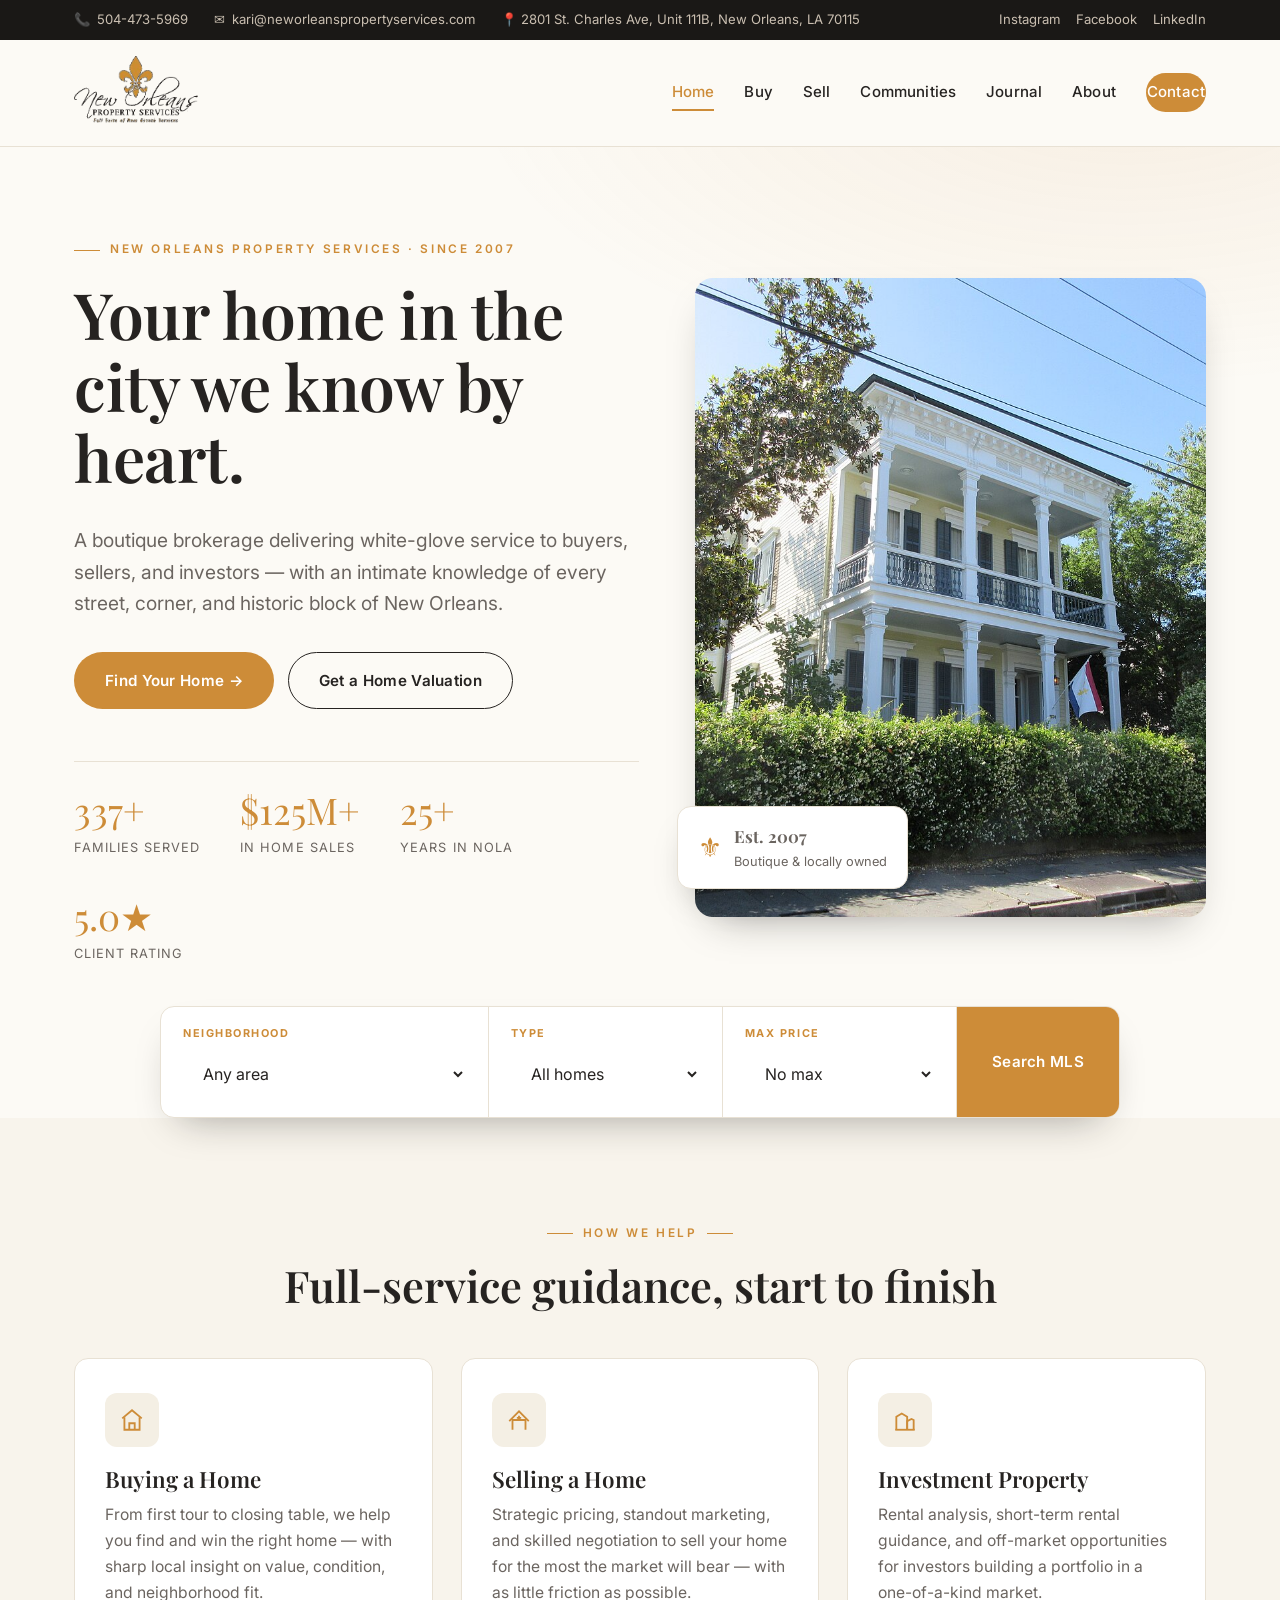
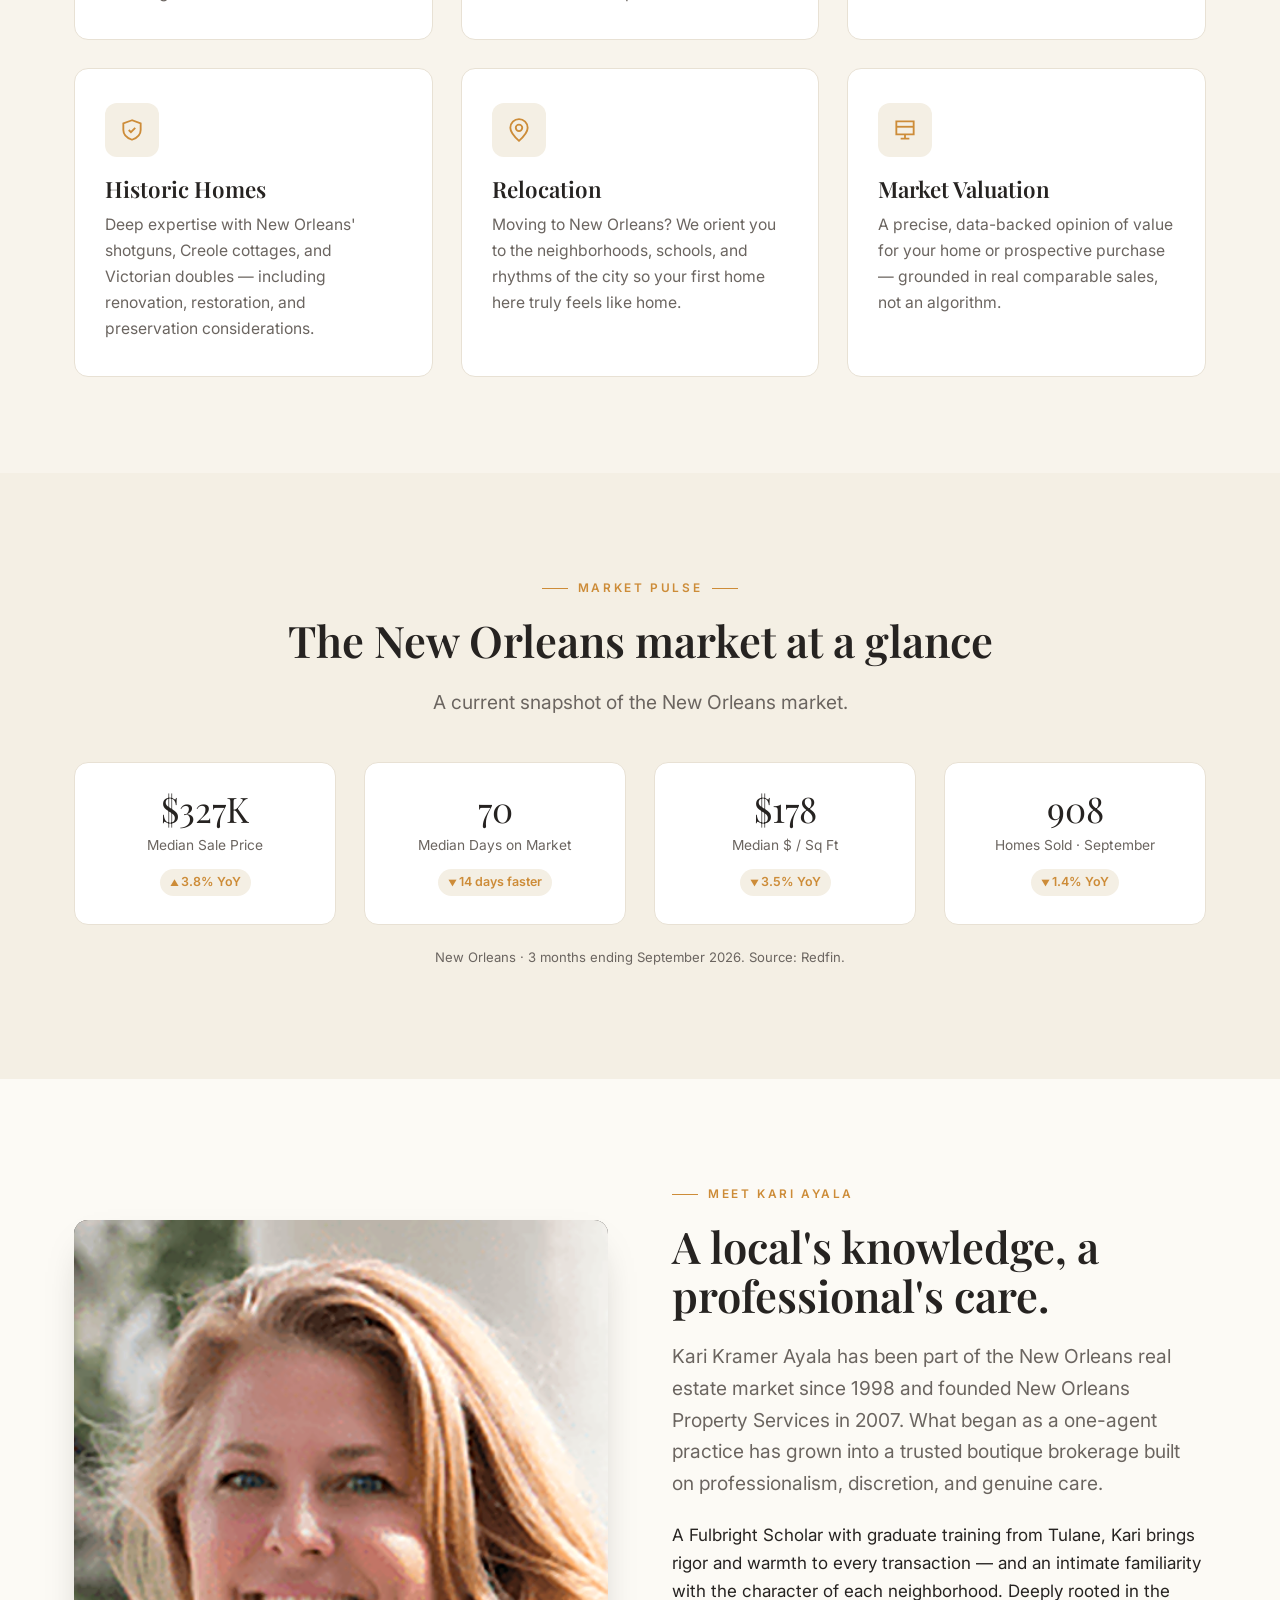
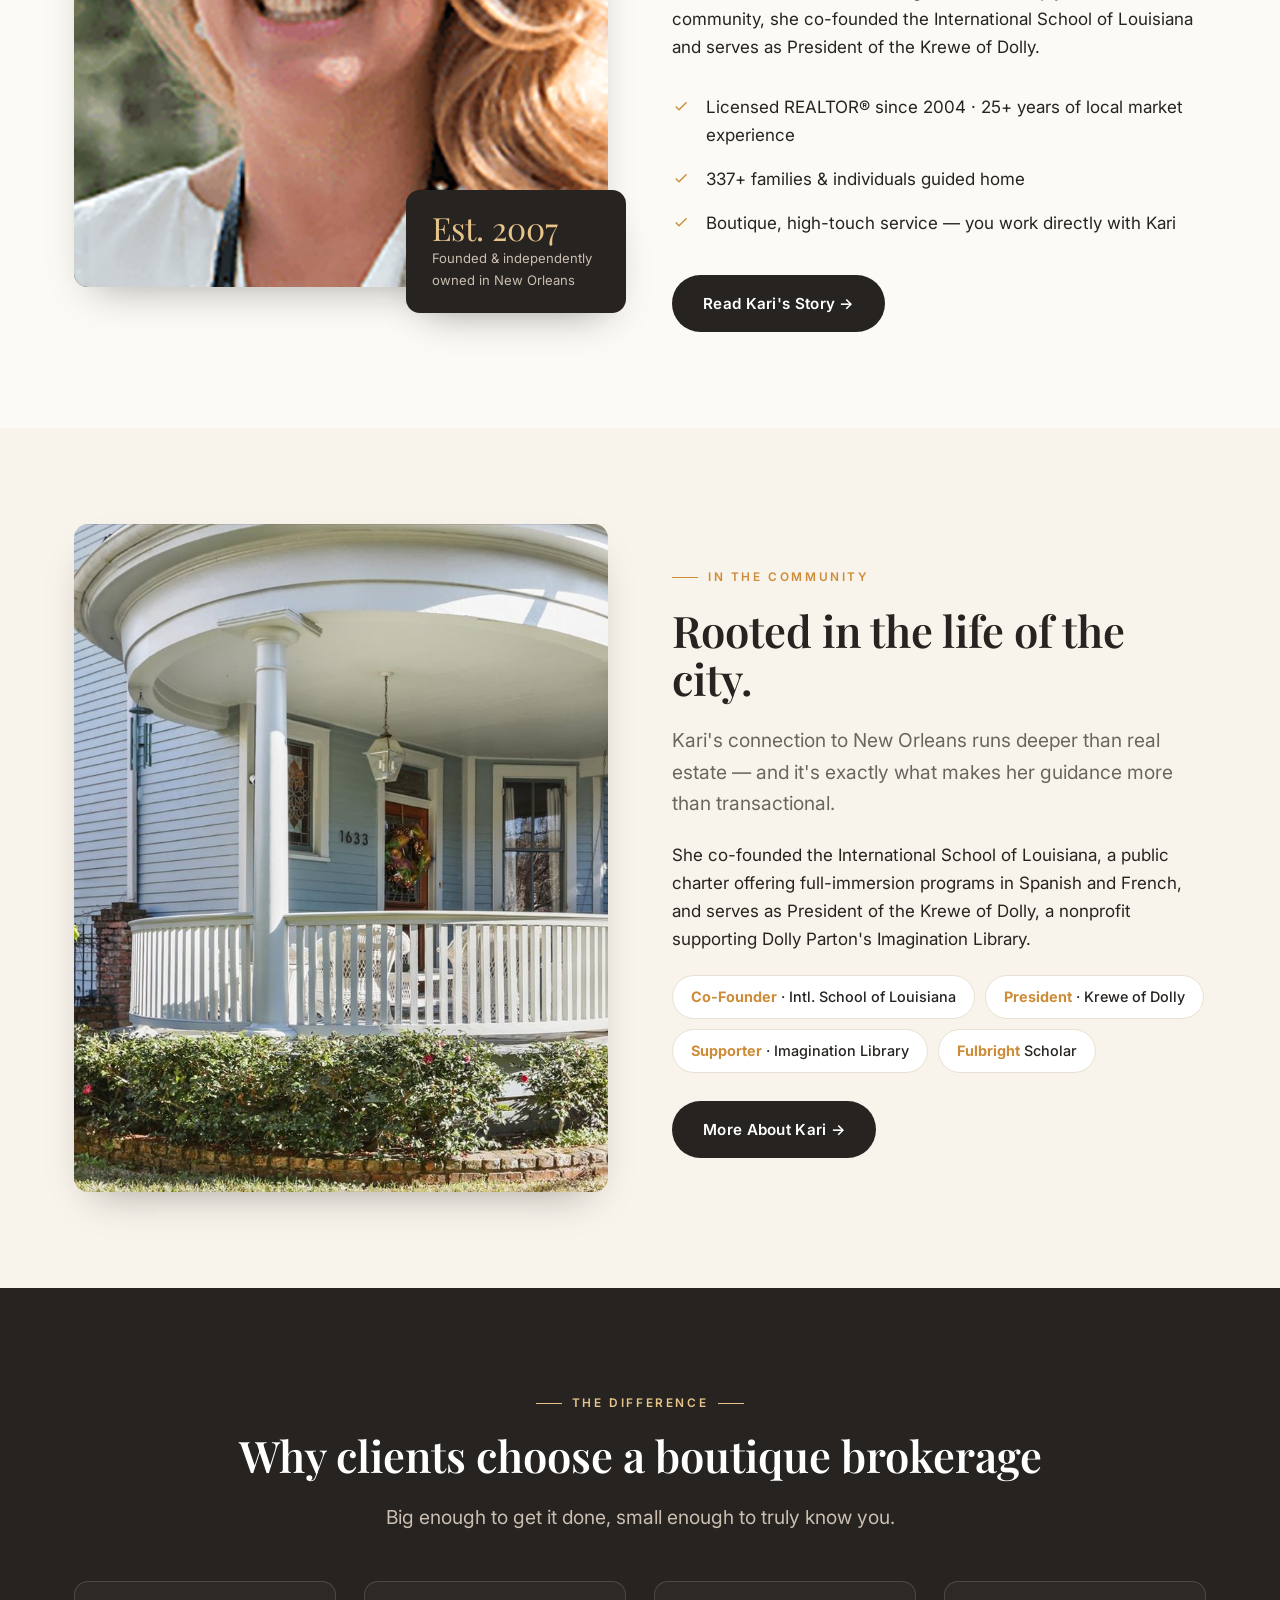
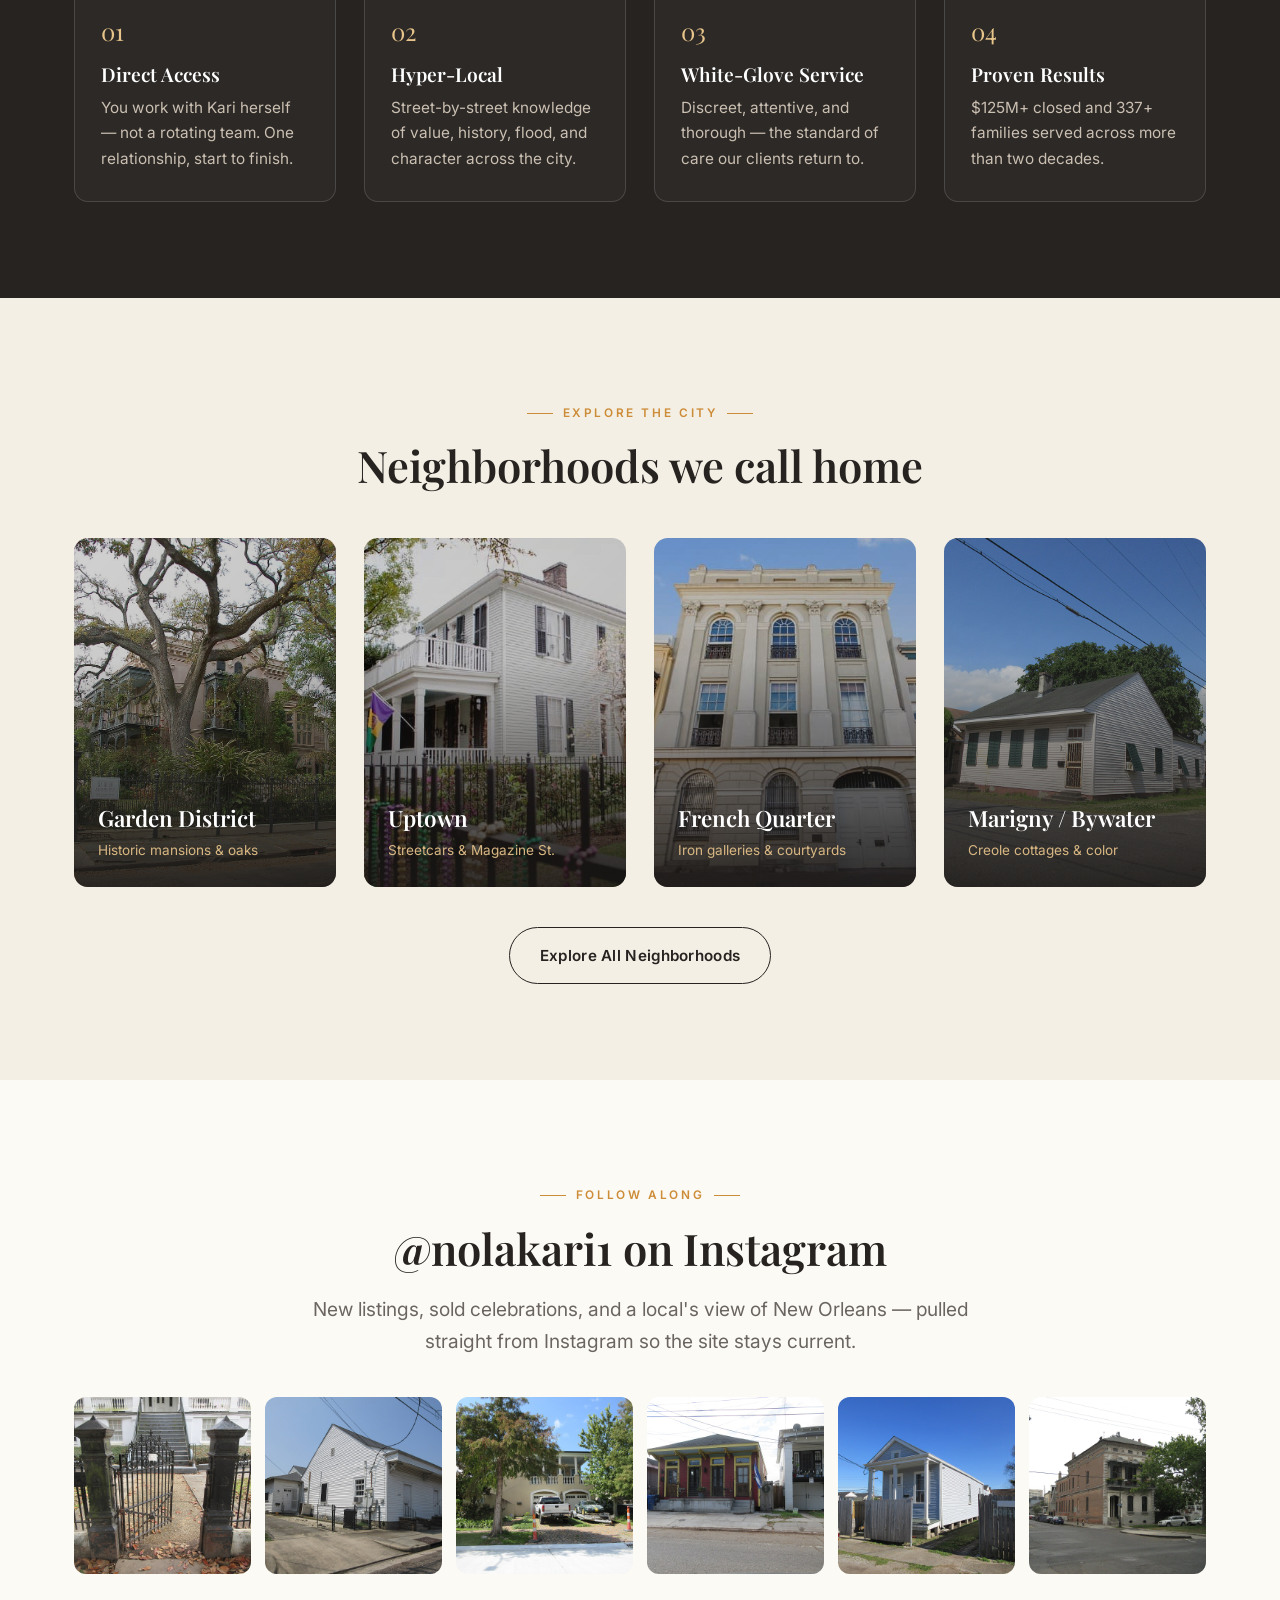
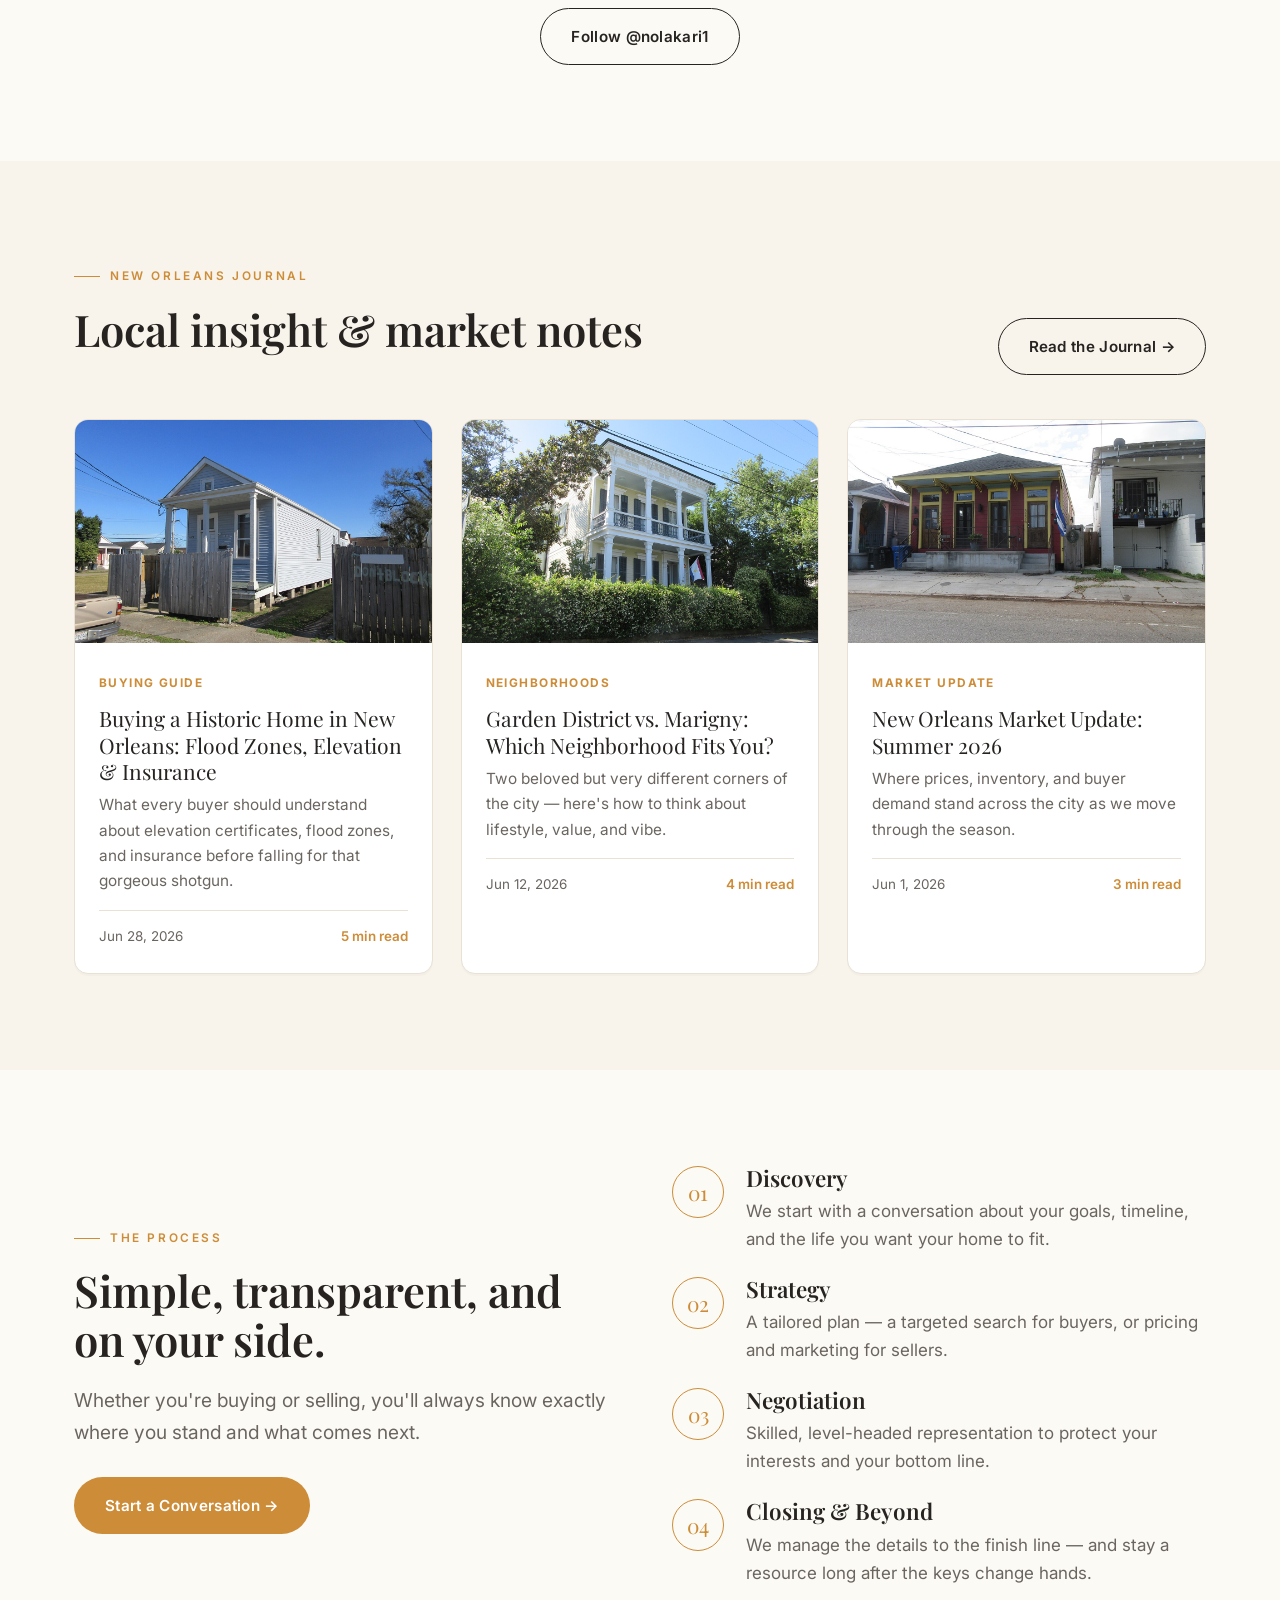
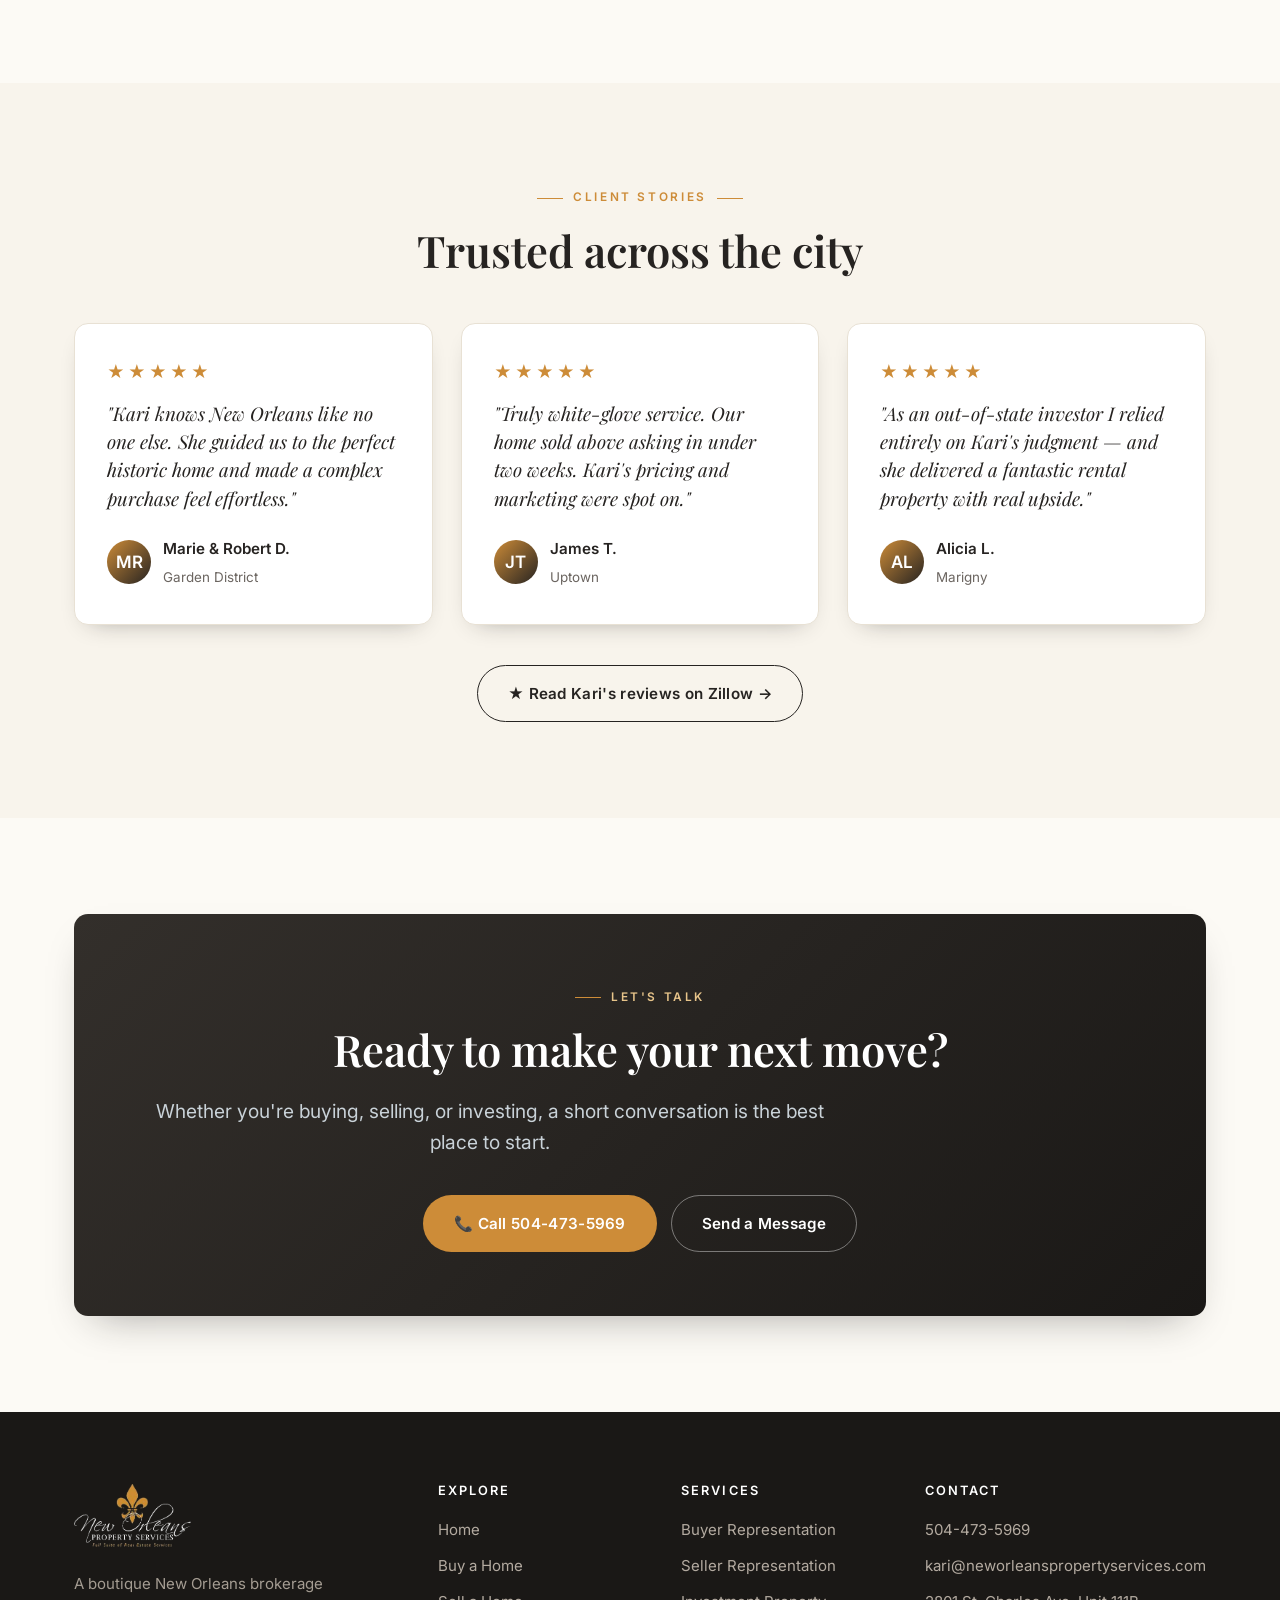
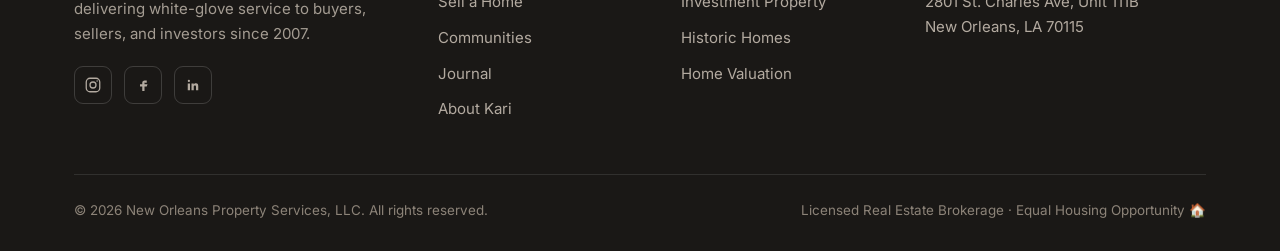
<file: index.html>
<!DOCTYPE html>
<html lang="en">
<head>
<meta charset="UTF-8">
<meta name="viewport" content="width=device-width, initial-scale=1">
<title>New Orleans Property Services | Boutique Real Estate — Kari Ayala</title>
<meta name="description" content="Boutique New Orleans real estate brokerage founded in 2007 by Kari Ayala. White-glove service for buyers, sellers & investors — historic homes and local expertise. Call 504-473-5969.">
<link rel="preconnect" href="https://fonts.googleapis.com">
<link rel="preconnect" href="https://fonts.gstatic.com" crossorigin>
<link href="https://fonts.googleapis.com/css2?family=Playfair+Display:wght@500;600;700&family=Inter:wght@400;500;600;700&display=swap" rel="stylesheet">
<link rel="icon" href="assets/logo.png">
<link rel="stylesheet" href="css/styles.css?v=4">
</head>
<body>

<!-- ===== Top bar ===== -->
<div class="topbar">
  <div class="container">
    <div class="topbar__left">
      <span>📞 <a href="tel:5044735969">504-473-5969</a></span>
      <span>✉ <a href="mailto:kari@neworleanspropertyservices.com">kari@neworleanspropertyservices.com</a></span>
      <span>📍 2801 St. Charles Ave, Unit 111B, New Orleans, LA 70115</span>
    </div>
    <div class="topbar__social"><a href="https://www.instagram.com/nolakari1/" target="_blank" rel="noopener">Instagram</a><a href="https://www.facebook.com/neworleanspropertyservices" target="_blank" rel="noopener">Facebook</a><a href="https://www.linkedin.com/in/kari-ayala-2705446/" target="_blank" rel="noopener">LinkedIn</a></div>
  </div>
</div>

<!-- ===== Header ===== -->
<header class="site-header">
  <div class="container">
    <a class="brand" href="index.html"><img class="brand__logo" src="assets/logo-dark.png" alt="New Orleans Property Services"></a>
    <nav class="nav" id="nav">
      <a href="index.html" class="active">Home</a>
      <a href="buyers.html">Buy</a>
      <a href="sellers.html">Sell</a>
      <a href="communities.html">Communities</a>
      <a href="blog.html">Journal</a>
      <a href="about.html">About</a>
      <a href="contact.html" class="btn btn--gold" style="color:#fff">Contact</a>
    </nav>
    <button class="nav-toggle" aria-label="Menu"><span></span><span></span><span></span></button>
  </div>
</header>

<!-- ===== Hero ===== -->
<section class="hero">
  <div class="container hero__grid">
    <div class="hero__text reveal">
      <p class="eyebrow">New Orleans Property Services · Since 2007</p>
      <h1>Your home in the city we know by heart.</h1>
      <p class="lead">A boutique brokerage delivering white-glove service to buyers, sellers, and investors — with an intimate knowledge of every street, corner, and historic block of New Orleans.</p>
      <div class="hero__actions">
        <a href="buyers.html" class="btn btn--gold">Find Your Home →</a>
        <a href="sellers.html" class="btn btn--ghost">Get a Home Valuation</a>
      </div>
      <div class="hero__stats">
        <div class="stat"><div class="stat__num">337+</div><div class="stat__label">Families Served</div></div>
        <div class="stat"><div class="stat__num">$125M+</div><div class="stat__label">In Home Sales</div></div>
        <div class="stat"><div class="stat__num">25+</div><div class="stat__label">Years in NOLA</div></div>
        <div class="stat"><div class="stat__num">5.0★</div><div class="stat__label">Client Rating</div></div>
      </div>
    </div>
    <div class="hero__media reveal">
      <img src="assets/nola/gd-mansion.jpg">
      <div class="hero__media-badge"><span class="fleur">⚜</span><span><b>Est. 2007</b><span>Boutique &amp; locally owned</span></span></div>
    </div>
  </div>
</section>

<!-- ===== Search bar (maps to IDX search) ===== -->
<div class="container">
  <form class="searchbar" data-demo>
    <div class="field">
      <label>Neighborhood</label>
      <select><option>Any area</option><option>Garden District</option><option>Uptown</option><option>French Quarter</option><option>Marigny / Bywater</option><option>Lakeview</option><option>Mid-City</option></select>
    </div>
    <div class="field">
      <label>Type</label>
      <select><option>All homes</option><option>Single-family</option><option>Historic / Creole</option><option>Condo</option><option>Multi-family</option><option>Investment</option></select>
    </div>
    <div class="field">
      <label>Max Price</label>
      <select><option>No max</option><option>$400k</option><option>$600k</option><option>$800k</option><option>$1M+</option></select>
    </div>
    <button class="btn btn--gold" type="submit">Search MLS</button>
  </form>
</div>


<!-- ===== Services ===== -->
<section class="section tone-cream">
  <div class="container">
    <div class="center reveal">
      <p class="eyebrow">How We Help</p>
      <h2>Full-service guidance, start to finish</h2>
    </div>
    <div class="grid grid--3 reveal" style="margin-top:48px">
      <div class="service">
        <div class="service__icon"><svg viewBox="0 0 24 24" fill="none" stroke="currentColor" stroke-width="1.7"><path d="M3 10.5 12 3l9 7.5"/><path d="M5 9.5V21h14V9.5"/><path d="M9.5 21v-6h5v6"/></svg></div>
        <h3>Buying a Home</h3>
        <p>From first tour to closing table, we help you find and win the right home — with sharp local insight on value, condition, and neighborhood fit.</p>
      </div>
      <div class="service">
        <div class="service__icon"><svg viewBox="0 0 24 24" fill="none" stroke="currentColor" stroke-width="1.7"><path d="M3 13 12 4l9 9"/><path d="M6 21V12h12v9"/><path d="M12 8v4M10 10h4"/></svg></div>
        <h3>Selling a Home</h3>
        <p>Strategic pricing, standout marketing, and skilled negotiation to sell your home for the most the market will bear — with as little friction as possible.</p>
      </div>
      <div class="service">
        <div class="service__icon"><svg viewBox="0 0 24 24" fill="none" stroke="currentColor" stroke-width="1.7"><path d="M3 21h18"/><path d="M4 21V9l5-3 5 3v12"/><path d="M14 21V13l4-2 2 1v9"/></svg></div>
        <h3>Investment Property</h3>
        <p>Rental analysis, short-term rental guidance, and off-market opportunities for investors building a portfolio in a one-of-a-kind market.</p>
      </div>
      <div class="service">
        <div class="service__icon"><svg viewBox="0 0 24 24" fill="none" stroke="currentColor" stroke-width="1.7"><path d="M12 3 4 6v6c0 5 3.5 7.5 8 9 4.5-1.5 8-4 8-9V6z"/><path d="m9 12 2 2 4-4"/></svg></div>
        <h3>Historic Homes</h3>
        <p>Deep expertise with New Orleans' shotguns, Creole cottages, and Victorian doubles — including renovation, restoration, and preservation considerations.</p>
      </div>
      <div class="service">
        <div class="service__icon"><svg viewBox="0 0 24 24" fill="none" stroke="currentColor" stroke-width="1.7"><circle cx="12" cy="10" r="3"/><path d="M12 2a8 8 0 0 0-8 8c0 5 8 12 8 12s8-7 8-12a8 8 0 0 0-8-8Z"/></svg></div>
        <h3>Relocation</h3>
        <p>Moving to New Orleans? We orient you to the neighborhoods, schools, and rhythms of the city so your first home here truly feels like home.</p>
      </div>
      <div class="service">
        <div class="service__icon"><svg viewBox="0 0 24 24" fill="none" stroke="currentColor" stroke-width="1.7"><path d="M4 4h16v12H4z"/><path d="M4 9h16"/><path d="M8 20h8M12 16v4"/></svg></div>
        <h3>Market Valuation</h3>
        <p>A precise, data-backed opinion of value for your home or prospective purchase — grounded in real comparable sales, not an algorithm.</p>
      </div>
    </div>
  </div>
</section>

<!-- ===== Market pulse ===== -->
<section class="section tone-paper2">
  <div class="container">
    <div class="center reveal">
      <p class="eyebrow">Market Pulse</p>
      <h2>The New Orleans market at a glance</h2>
      <p class="lead center">A current snapshot of the New Orleans market.</p>
    </div>
    <div class="grid grid--4 reveal" style="margin-top:44px">
      <div class="mstat"><div class="n">$327K</div><div class="l">Median Sale Price</div><div class="d up">3.8% YoY</div></div>
      <div class="mstat"><div class="n">70</div><div class="l">Median Days on Market</div><div class="d dn">14 days faster</div></div>
      <div class="mstat"><div class="n">$178</div><div class="l">Median $ / Sq Ft</div><div class="d dn">3.5% YoY</div></div>
      <div class="mstat"><div class="n">908</div><div class="l">Homes Sold &middot; September</div><div class="d dn">1.4% YoY</div></div>
    </div>
    <p class="center" style="color:var(--muted);font-size:.82rem;margin-top:22px">New Orleans &middot; 3 months ending September 2026. Source: <a href="https://www.redfin.com/city/14233/LA/New-Orleans/housing-market" target="_blank" rel="noopener">Redfin</a>.</p>
  </div>
</section>

<!-- ===== About split ===== -->
<section class="section">
  <div class="container">
    <div class="split">
      <div class="split__media reveal">
        <img src="assets/kari.png" alt="Kari Ayala, founder of New Orleans Property Services">
        <div class="split__badge"><div class="num">Est. 2007</div><div class="lbl">Founded &amp; independently owned in New Orleans</div></div>
      </div>
      <div class="reveal">
        <p class="eyebrow">Meet Kari Ayala</p>
        <h2>A local's knowledge, a professional's care.</h2>
        <p class="lead">Kari Kramer Ayala has been part of the New Orleans real estate market since 1998 and founded New Orleans Property Services in 2007. What began as a one-agent practice has grown into a trusted boutique brokerage built on professionalism, discretion, and genuine care.</p>
        <p>A Fulbright Scholar with graduate training from Tulane, Kari brings rigor and warmth to every transaction — and an intimate familiarity with the character of each neighborhood. Deeply rooted in the community, she co-founded the International School of Louisiana and serves as President of the Krewe of Dolly.</p>
        <ul class="check">
          <li>Licensed REALTOR® since 2004 · 25+ years of local market experience</li>
          <li>337+ families &amp; individuals guided home</li>
          <li>Boutique, high-touch service — you work directly with Kari</li>
        </ul>
        <div style="margin-top:30px"><a href="about.html" class="btn btn--dark">Read Kari's Story →</a></div>
      </div>
    </div>
  </div>
</section>

<!-- ===== In the community ===== -->
<section class="section tone-cream">
  <div class="container">
    <div class="split">
      <div class="split__media reveal"><img src="assets/nola/bordeaux-porch.jpg" alt="A restored Victorian New Orleans home"></div>
      <div class="reveal">
        <p class="eyebrow">In the Community</p>
        <h2>Rooted in the life of the city.</h2>
        <p class="lead">Kari's connection to New Orleans runs deeper than real estate — and it's exactly what makes her guidance more than transactional.</p>
        <p>She co-founded the International School of Louisiana, a public charter offering full-immersion programs in Spanish and French, and serves as President of the Krewe of Dolly, a nonprofit supporting Dolly Parton's Imagination Library.</p>
        <ul class="pills">
          <li><b>Co-Founder</b> · Intl. School of Louisiana</li>
          <li><b>President</b> · Krewe of Dolly</li>
          <li><b>Supporter</b> · Imagination Library</li>
          <li><b>Fulbright</b> Scholar</li>
        </ul>
        <div style="margin-top:28px"><a href="about.html" class="btn btn--dark">More About Kari →</a></div>
      </div>
    </div>
  </div>
</section>

<!-- ===== Why choose (dark) ===== -->
<section class="section tone-dark">
  <div class="container">
    <div class="center reveal">
      <p class="eyebrow">The Difference</p>
      <h2>Why clients choose a boutique brokerage</h2>
      <p class="lead center">Big enough to get it done, small enough to truly know you.</p>
    </div>
    <div class="grid grid--4 reveal" style="margin-top:48px">
      <div class="value"><div class="num">01</div><h3>Direct Access</h3><p>You work with Kari herself — not a rotating team. One relationship, start to finish.</p></div>
      <div class="value"><div class="num">02</div><h3>Hyper-Local</h3><p>Street-by-street knowledge of value, history, flood, and character across the city.</p></div>
      <div class="value"><div class="num">03</div><h3>White-Glove Service</h3><p>Discreet, attentive, and thorough — the standard of care our clients return to.</p></div>
      <div class="value"><div class="num">04</div><h3>Proven Results</h3><p>$125M+ closed and 337+ families served across more than two decades.</p></div>
    </div>
  </div>
</section>

<!-- ===== Neighborhoods ===== -->
<section class="section tone-paper2">
  <div class="container">
    <div class="center reveal">
      <p class="eyebrow">Explore the City</p>
      <h2>Neighborhoods we call home</h2>
    </div>
    <div class="grid grid--4 reveal" style="margin-top:48px">
      <a class="hood" href="communities.html" style="background-image:linear-gradient(135deg,rgba(26,24,22,.2),rgba(26,24,22,.3)),url('assets/nola/gd-2008.jpg')"><span class="hood__label"><h3>Garden District</h3><span>Historic mansions &amp; oaks</span></span></a>
      <a class="hood" href="communities.html" style="background-image:linear-gradient(135deg,rgba(26,24,22,.2),rgba(26,24,22,.3)),url('assets/nola/uptown-nops.jpg')"><span class="hood__label"><h3>Uptown</h3><span>Streetcars &amp; Magazine St.</span></span></a>
      <a class="hood" href="communities.html" style="background-image:linear-gradient(135deg,rgba(26,24,22,.2),rgba(26,24,22,.3)),url('assets/nola/french-quarter-nops.jpg')"><span class="hood__label"><h3>French Quarter</h3><span>Iron galleries &amp; courtyards</span></span></a>
      <a class="hood" href="communities.html" style="background-image:linear-gradient(135deg,rgba(26,24,22,.2),rgba(26,24,22,.3)),url('assets/nola/marigny-cottage.jpg')"><span class="hood__label"><h3>Marigny / Bywater</h3><span>Creole cottages &amp; color</span></span></a>
    </div>
    <div class="center" style="margin-top:40px"><a href="communities.html" class="btn btn--ghost">Explore All Neighborhoods</a></div>
  </div>
</section>

<!-- ===== Instagram ===== -->
<section class="section">
  <div class="container">
    <div class="center reveal">
      <p class="eyebrow">Follow Along</p>
      <h2>@nolakari1 on Instagram</h2>
      <p class="lead center">New listings, sold celebrations, and a local's view of New Orleans — pulled straight from Instagram so the site stays current.</p>
    </div>
    <div class="ig-grid reveal" style="margin-top:40px">
      <a href="#" class="ig-tile" style="background-image:url('assets/nola/hoffman-mansion.jpg')"></a>
      <a href="#" class="ig-tile" style="background-image:url('assets/nola/bywater-cottage.jpg')"></a>
      <a href="#" class="ig-tile" style="background-image:url('assets/nola/lakeview.jpg')"></a>
      <a href="#" class="ig-tile" style="background-image:url('assets/nola/midcity.jpg')"></a>
      <a href="#" class="ig-tile" style="background-image:url('assets/nola/shotgun-01.jpg')"></a>
      <a href="#" class="ig-tile" style="background-image:url('assets/nola/lanaux-mansion.jpg')"></a>
    </div>
    <div class="center" style="margin-top:34px"><a href="#" class="btn btn--ghost">Follow @nolakari1</a></div>
  </div>
</section>

<!-- ===== NOLA Journal ===== -->
<section class="section tone-cream">
  <div class="container">
    <div class="reveal" style="display:flex;justify-content:space-between;align-items:flex-end;flex-wrap:wrap;gap:16px">
      <div><p class="eyebrow">New Orleans Journal</p><h2>Local insight &amp; market notes</h2></div>
      <a href="blog.html" class="btn btn--ghost">Read the Journal →</a>
    </div>
    <div class="grid grid--3 reveal" style="margin-top:44px">
      <article class="card post">
        <div class="post__media" style="background-image:url('assets/nola/shotgun-01.jpg')"></div>
        <div class="post__body">
          <span class="post__cat">Buying Guide</span>
          <a href="blog.html" class="post__title" style="display:block">Buying a Historic Home in New Orleans: Flood Zones, Elevation &amp; Insurance</a>
          <p class="post__excerpt">What every buyer should understand about elevation certificates, flood zones, and insurance before falling for that gorgeous shotgun.</p>
          <div class="post__meta"><span>Jun 28, 2026</span><span class="post__read">5 min read</span></div>
        </div>
      </article>
      <article class="card post">
        <div class="post__media" style="background-image:url('assets/nola/gd-mansion.jpg')"></div>
        <div class="post__body">
          <span class="post__cat">Neighborhoods</span>
          <a href="blog.html" class="post__title" style="display:block">Garden District vs. Marigny: Which Neighborhood Fits You?</a>
          <p class="post__excerpt">Two beloved but very different corners of the city — here's how to think about lifestyle, value, and vibe.</p>
          <div class="post__meta"><span>Jun 12, 2026</span><span class="post__read">4 min read</span></div>
        </div>
      </article>
      <article class="card post">
        <div class="post__media" style="background-image:url('assets/nola/midcity.jpg')"></div>
        <div class="post__body">
          <span class="post__cat">Market Update</span>
          <a href="blog.html" class="post__title" style="display:block">New Orleans Market Update: Summer 2026</a>
          <p class="post__excerpt">Where prices, inventory, and buyer demand stand across the city as we move through the season.</p>
          <div class="post__meta"><span>Jun 1, 2026</span><span class="post__read">3 min read</span></div>
        </div>
      </article>
    </div>
  </div>
</section>

<!-- ===== Process ===== -->
<section class="section">
  <div class="container">
    <div class="split">
      <div class="reveal">
        <p class="eyebrow">The Process</p>
        <h2>Simple, transparent, and on your side.</h2>
        <p class="lead">Whether you're buying or selling, you'll always know exactly where you stand and what comes next.</p>
        <div style="margin-top:28px"><a href="contact.html" class="btn btn--gold">Start a Conversation →</a></div>
      </div>
      <div class="steps reveal">
        <div class="step"><div class="step__no"></div><div><h3>Discovery</h3><p>We start with a conversation about your goals, timeline, and the life you want your home to fit.</p></div></div>
        <div class="step"><div class="step__no"></div><div><h3>Strategy</h3><p>A tailored plan — a targeted search for buyers, or pricing and marketing for sellers.</p></div></div>
        <div class="step"><div class="step__no"></div><div><h3>Negotiation</h3><p>Skilled, level-headed representation to protect your interests and your bottom line.</p></div></div>
        <div class="step"><div class="step__no"></div><div><h3>Closing &amp; Beyond</h3><p>We manage the details to the finish line — and stay a resource long after the keys change hands.</p></div></div>
      </div>
    </div>
  </div>
</section>

<!-- ===== Testimonials ===== -->
<section class="section tone-cream">
  <div class="container">
    <div class="center reveal">
      <p class="eyebrow">Client Stories</p>
      <h2>Trusted across the city</h2>
    </div>
    <div class="grid grid--3 reveal" style="margin-top:48px">
      <div class="quote">
        <div class="quote__stars">★★★★★</div>
        <p>"Kari knows New Orleans like no one else. She guided us to the perfect historic home and made a complex purchase feel effortless."</p>
        <div class="quote__by"><span class="quote__avatar">MR</span><span><span class="quote__name">Marie &amp; Robert D.</span><br><span class="quote__loc">Garden District</span></span></div>
      </div>
      <div class="quote">
        <div class="quote__stars">★★★★★</div>
        <p>"Truly white-glove service. Our home sold above asking in under two weeks. Kari's pricing and marketing were spot on."</p>
        <div class="quote__by"><span class="quote__avatar">JT</span><span><span class="quote__name">James T.</span><br><span class="quote__loc">Uptown</span></span></div>
      </div>
      <div class="quote">
        <div class="quote__stars">★★★★★</div>
        <p>"As an out-of-state investor I relied entirely on Kari's judgment — and she delivered a fantastic rental property with real upside."</p>
        <div class="quote__by"><span class="quote__avatar">AL</span><span><span class="quote__name">Alicia L.</span><br><span class="quote__loc">Marigny</span></span></div>
      </div>
    </div>
    <div class="center" style="margin-top:40px"><a href="https://www.zillow.com/profile/nolakari" target="_blank" rel="noopener" class="btn btn--ghost">★ Read Kari's reviews on Zillow →</a></div>
  </div>
</section>

<!-- ===== CTA ===== -->
<section class="section">
  <div class="container">
    <div class="cta-band reveal">
      <p class="eyebrow" style="justify-content:center;color:var(--brass-soft)">Let's Talk</p>
      <h2>Ready to make your next move?</h2>
      <p class="lead center" style="color:#c9d2d8">Whether you're buying, selling, or investing, a short conversation is the best place to start.</p>
      <div style="display:flex;gap:14px;justify-content:center;flex-wrap:wrap;margin-top:26px">
        <a href="tel:5044735969" class="btn btn--gold">📞 Call 504-473-5969</a>
        <a href="contact.html" class="btn btn--outline">Send a Message</a>
      </div>
    </div>
  </div>
</section>

<!-- ===== Footer ===== -->
<footer class="site-footer">
  <div class="container">
    <div class="footer-grid">
      <div class="footer-brand">
        <a class="brand" href="index.html"><img class="brand__logo brand__logo--footer" src="assets/logo.png" alt="New Orleans Property Services"></a>
        <p>A boutique New Orleans brokerage delivering white-glove service to buyers, sellers, and investors since 2007.</p>
        <div class="footer-social">
          <a href="https://www.instagram.com/nolakari1/" target="_blank" rel="noopener" aria-label="Instagram"><svg viewBox="0 0 24 24" fill="none" stroke="currentColor" stroke-width="1.7"><rect x="3" y="3" width="18" height="18" rx="5"/><circle cx="12" cy="12" r="4"/><circle cx="17.5" cy="6.5" r="1" fill="currentColor" stroke="none"/></svg></a>
          <a href="https://www.facebook.com/neworleanspropertyservices" target="_blank" rel="noopener" aria-label="Facebook"><svg viewBox="0 0 24 24" fill="currentColor"><path d="M14 9h3V6h-3c-1.7 0-3 1.3-3 3v2H8v3h3v6h3v-6h3l1-3h-4V9c0-.6.4-1 1-1Z"/></svg></a>
          <a href="https://www.linkedin.com/in/kari-ayala-2705446/" target="_blank" rel="noopener" aria-label="LinkedIn"><svg viewBox="0 0 24 24" fill="currentColor"><path d="M6.5 8A1.5 1.5 0 1 0 6.5 5a1.5 1.5 0 0 0 0 3ZM5 10h3v9H5zM10 10h3v1.3c.5-.8 1.6-1.5 3-1.5 2.3 0 3 1.5 3 3.8V19h-3v-4.6c0-1.1-.4-1.8-1.4-1.8-1 0-1.6.7-1.6 1.8V19h-3z"/></svg></a>
        </div>
      </div>
      <div>
        <h4>Explore</h4>
        <ul class="footer-links">
          <li><a href="index.html">Home</a></li>
          <li><a href="buyers.html">Buy a Home</a></li>
          <li><a href="sellers.html">Sell a Home</a></li>
          <li><a href="communities.html">Communities</a></li>
          <li><a href="blog.html">Journal</a></li>
          <li><a href="about.html">About Kari</a></li>
        </ul>
      </div>
      <div>
        <h4>Services</h4>
        <ul class="footer-links">
          <li><a href="buyers.html">Buyer Representation</a></li>
          <li><a href="sellers.html">Seller Representation</a></li>
          <li><a href="buyers.html">Investment Property</a></li>
          <li><a href="communities.html">Historic Homes</a></li>
          <li><a href="sellers.html">Home Valuation</a></li>
        </ul>
      </div>
      <div>
        <h4>Contact</h4>
        <ul class="footer-links">
          <li><a href="tel:5044735969">504-473-5969</a></li>
          <li><a href="mailto:kari@neworleanspropertyservices.com">kari@neworleanspropertyservices.com</a></li>
          <li>2801 St. Charles Ave, Unit 111B<br>New Orleans, LA 70115</li>
        </ul>
      </div>
    </div>
    <div class="footer-bottom">
      <span>© <span data-year>2026</span> New Orleans Property Services, LLC. All rights reserved.</span>
      <span>Licensed Real Estate Brokerage · Equal Housing Opportunity 🏠</span>
    </div>
  </div>
</footer>

<script src="js/main.js"></script>
</body>
</html>
</file>
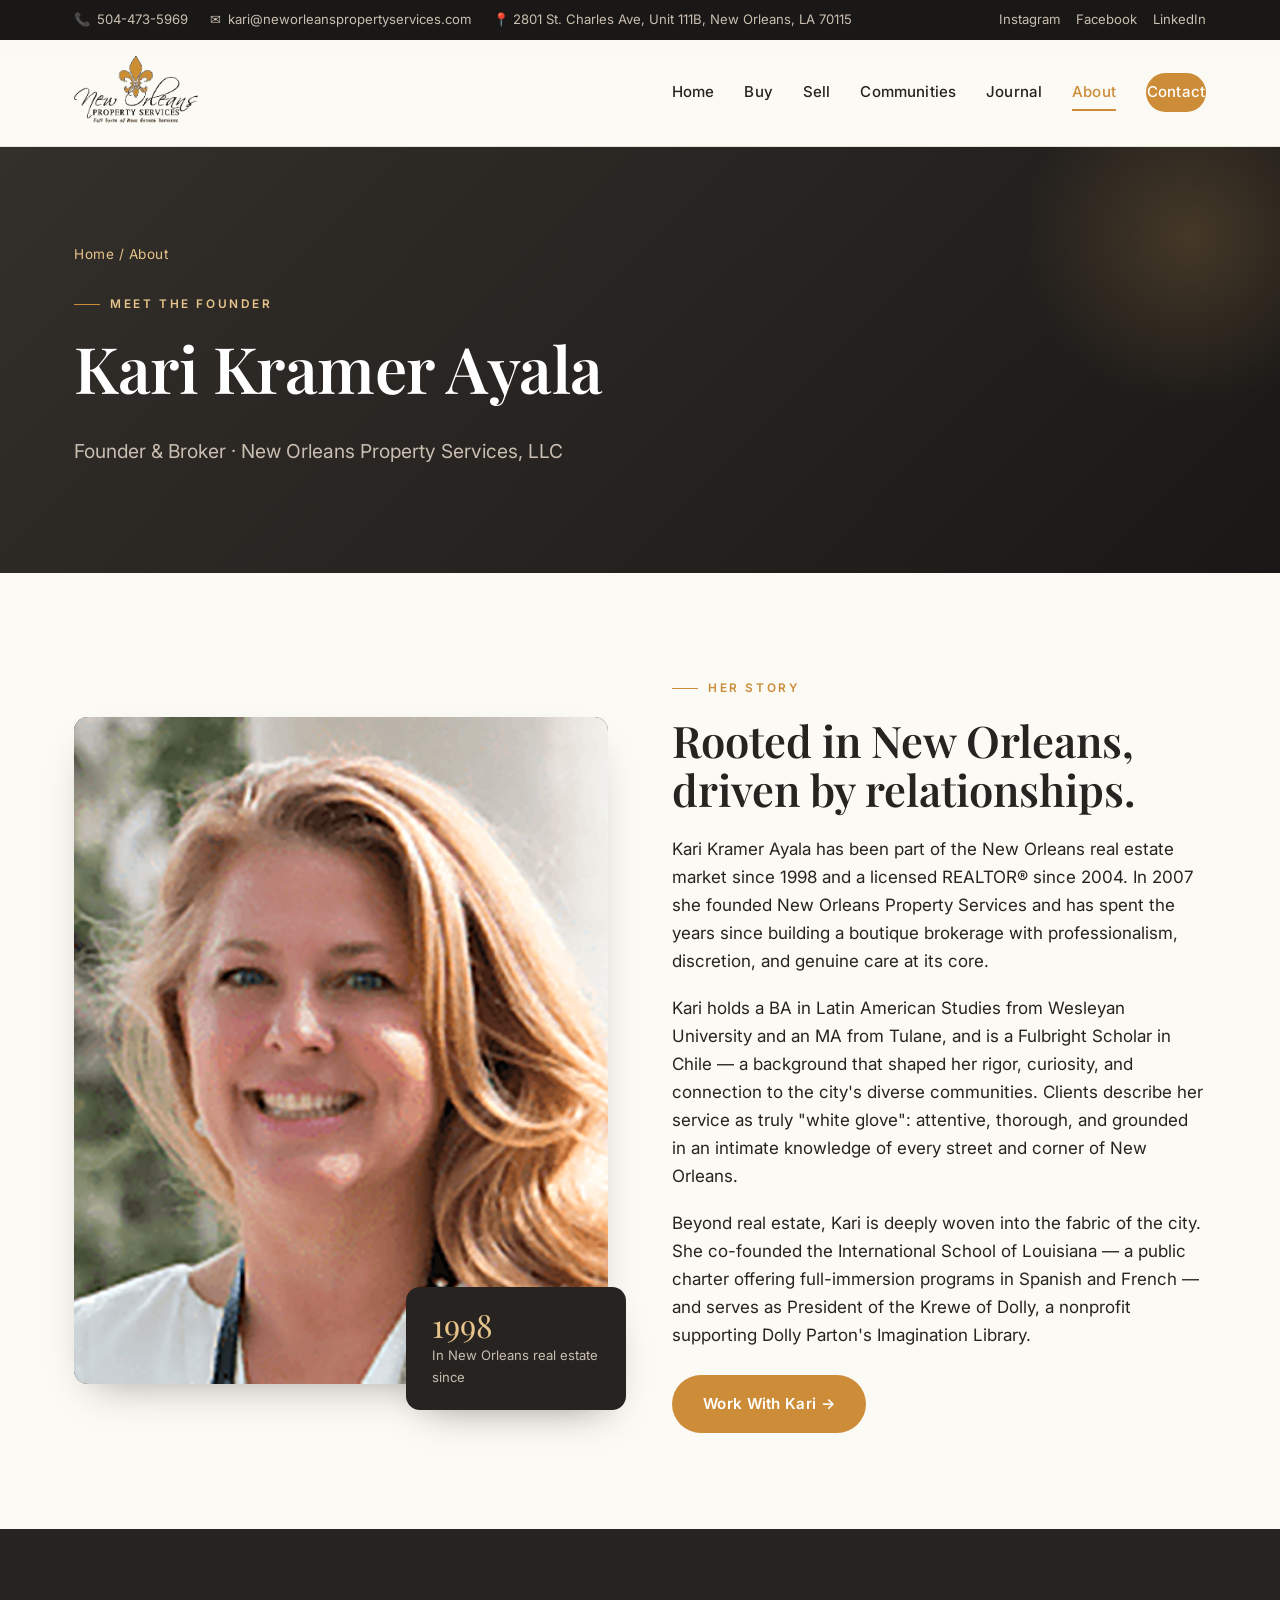
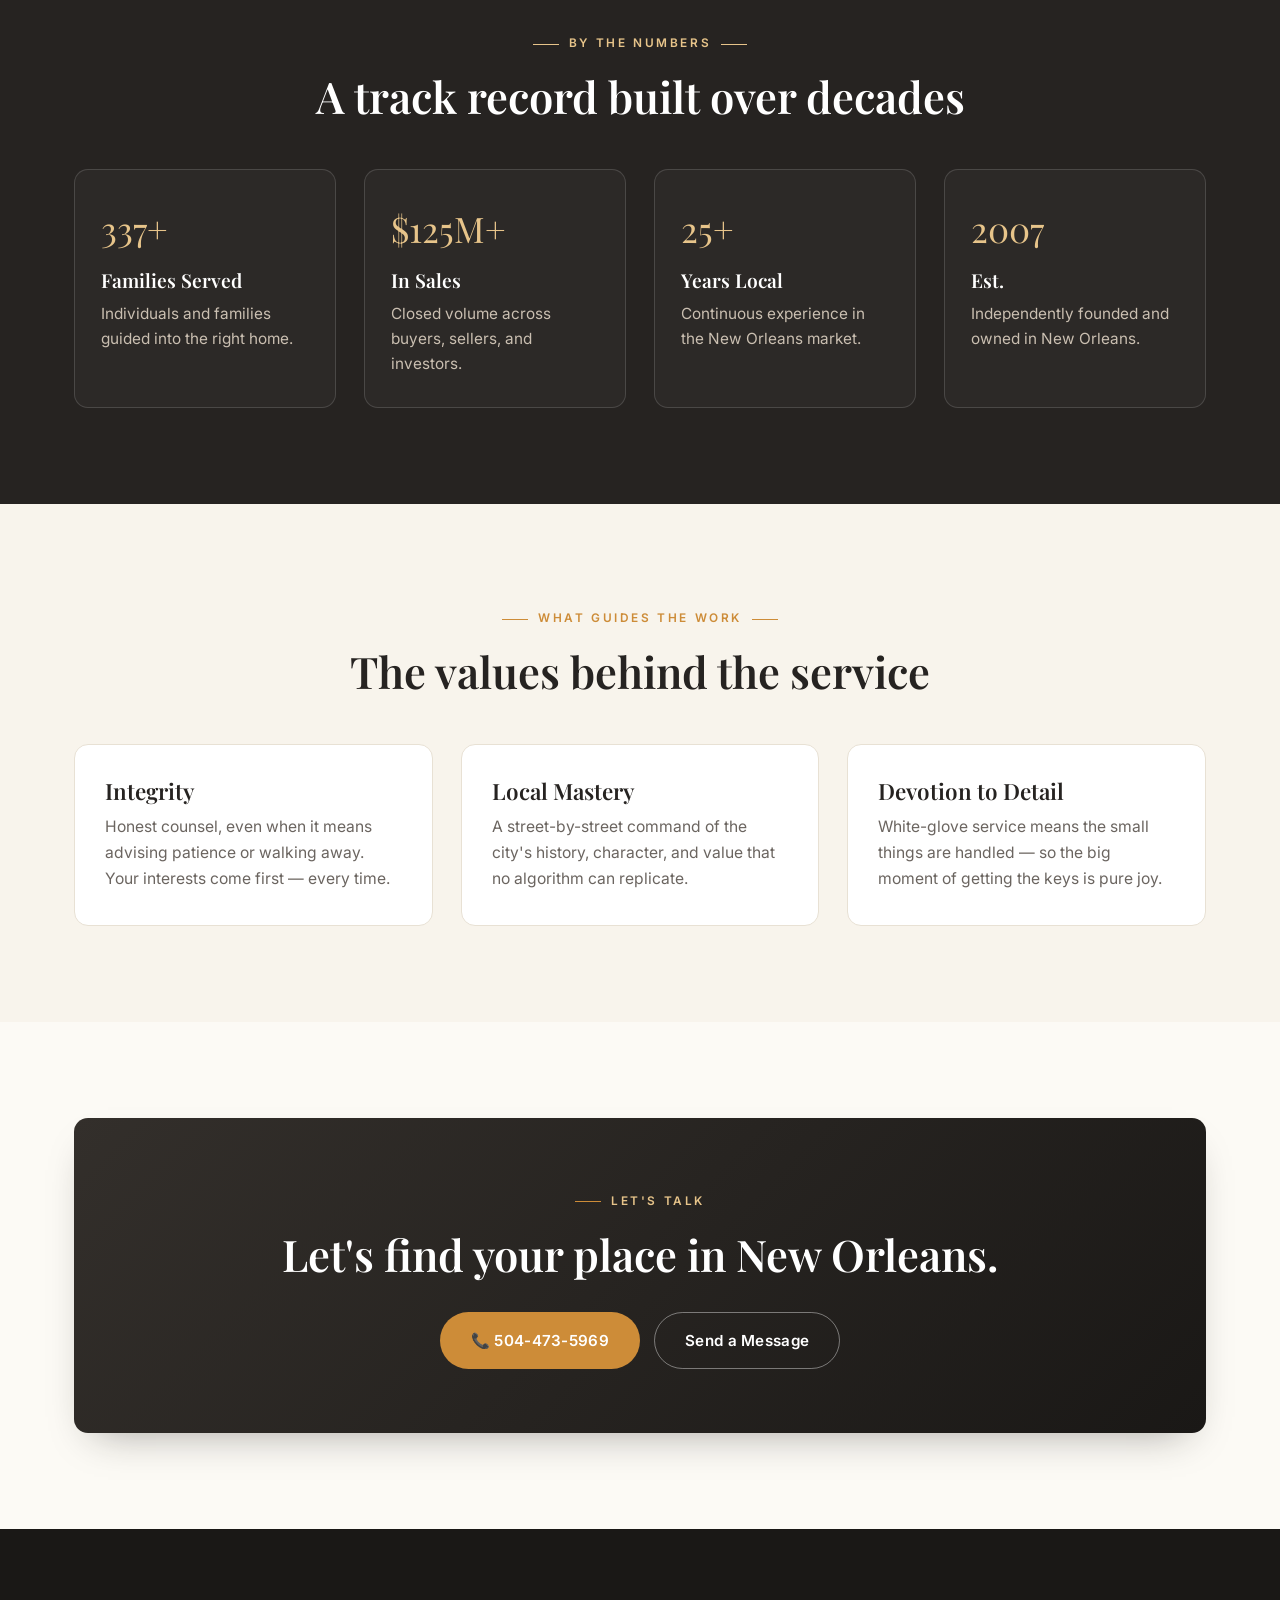
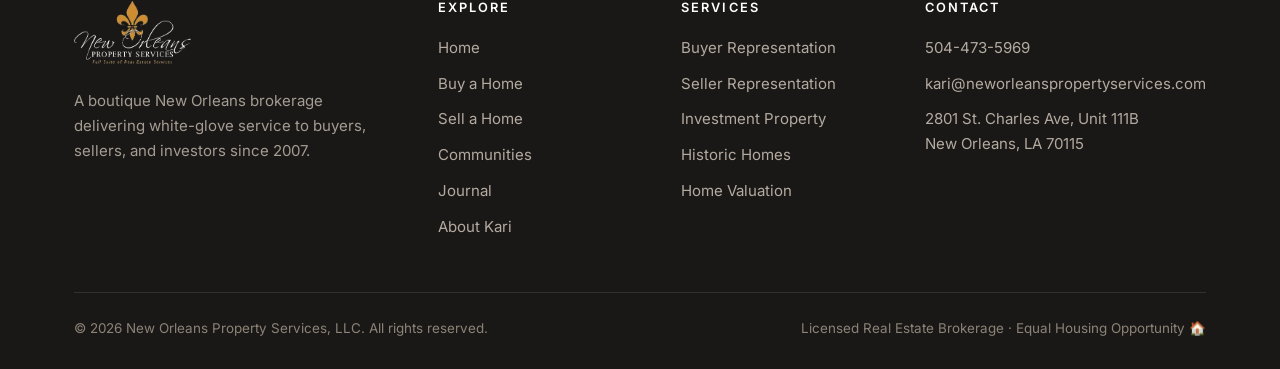
<file: about.html>
<!DOCTYPE html>
<html lang="en">
<head>
<meta charset="UTF-8">
<meta name="viewport" content="width=device-width, initial-scale=1">
<title>About Kari Ayala | New Orleans Property Services</title>
<meta name="description" content="Kari Kramer Ayala founded New Orleans Property Services in 2007. A Fulbright Scholar and lifelong New Orleanian delivering white-glove boutique real estate service.">
<link rel="preconnect" href="https://fonts.googleapis.com">
<link rel="preconnect" href="https://fonts.gstatic.com" crossorigin>
<link href="https://fonts.googleapis.com/css2?family=Playfair+Display:wght@500;600;700&family=Inter:wght@400;500;600;700&display=swap" rel="stylesheet">
<link rel="icon" href="assets/logo.png">
<link rel="stylesheet" href="css/styles.css?v=4">
</head>
<body>

<div class="topbar"><div class="container"><div class="topbar__left"><span>📞 <a href="tel:5044735969">504-473-5969</a></span><span>✉ <a href="mailto:kari@neworleanspropertyservices.com">kari@neworleanspropertyservices.com</a></span><span>📍 2801 St. Charles Ave, Unit 111B, New Orleans, LA 70115</span></div><div class="topbar__social"><a href="https://www.instagram.com/nolakari1/" target="_blank" rel="noopener">Instagram</a><a href="https://www.facebook.com/neworleanspropertyservices" target="_blank" rel="noopener">Facebook</a><a href="https://www.linkedin.com/in/kari-ayala-2705446/" target="_blank" rel="noopener">LinkedIn</a></div></div></div>

<header class="site-header"><div class="container">
  <a class="brand" href="index.html"><img class="brand__logo" src="assets/logo-dark.png" alt="New Orleans Property Services"></a>
  <nav class="nav" id="nav"><a href="index.html">Home</a><a href="buyers.html">Buy</a><a href="sellers.html">Sell</a><a href="communities.html">Communities</a><a href="blog.html">Journal</a><a href="about.html" class="active">About</a><a href="contact.html" class="btn btn--gold" style="color:#fff">Contact</a></nav>
  <button class="nav-toggle" aria-label="Menu"><span></span><span></span><span></span></button>
</div></header>

<section class="page-hero"><div class="container">
  <div class="crumbs"><a href="index.html">Home</a> / About</div>
  <p class="eyebrow" style="color:var(--brass-soft)">Meet the Founder</p>
  <h1>Kari Kramer Ayala</h1>
  <p class="lead">Founder &amp; Broker · New Orleans Property Services, LLC</p>
</div></section>

<section class="section"><div class="container">
  <div class="split">
    <div class="split__media reveal">
      <img src="assets/kari.png" alt="Kari Ayala">
      <div class="split__badge"><div class="num">1998</div><div class="lbl">In New Orleans real estate since</div></div>
    </div>
    <div class="reveal">
      <p class="eyebrow">Her Story</p>
      <h2>Rooted in New Orleans, driven by relationships.</h2>
      <p>Kari Kramer Ayala has been part of the New Orleans real estate market since 1998 and a licensed REALTOR® since 2004. In 2007 she founded New Orleans Property Services and has spent the years since building a boutique brokerage with professionalism, discretion, and genuine care at its core.</p>
      <p>Kari holds a BA in Latin American Studies from Wesleyan University and an MA from Tulane, and is a Fulbright Scholar in Chile — a background that shaped her rigor, curiosity, and connection to the city's diverse communities. Clients describe her service as truly "white glove": attentive, thorough, and grounded in an intimate knowledge of every street and corner of New Orleans.</p>
      <p>Beyond real estate, Kari is deeply woven into the fabric of the city. She co-founded the International School of Louisiana — a public charter offering full-immersion programs in Spanish and French — and serves as President of the Krewe of Dolly, a nonprofit supporting Dolly Parton's Imagination Library.</p>
      <div style="margin-top:26px"><a href="contact.html" class="btn btn--gold">Work With Kari →</a></div>
    </div>
  </div>
</div></section>

<section class="section tone-dark"><div class="container">
  <div class="center reveal"><p class="eyebrow">By the Numbers</p><h2>A track record built over decades</h2></div>
  <div class="grid grid--4 reveal" style="margin-top:48px">
    <div class="value"><div class="num" style="font-size:2.2rem">337+</div><h3>Families Served</h3><p>Individuals and families guided into the right home.</p></div>
    <div class="value"><div class="num" style="font-size:2.2rem">$125M+</div><h3>In Sales</h3><p>Closed volume across buyers, sellers, and investors.</p></div>
    <div class="value"><div class="num" style="font-size:2.2rem">25+</div><h3>Years Local</h3><p>Continuous experience in the New Orleans market.</p></div>
    <div class="value"><div class="num" style="font-size:2.2rem">2007</div><h3>Est.</h3><p>Independently founded and owned in New Orleans.</p></div>
  </div>
</div></section>

<section class="section tone-cream"><div class="container">
  <div class="center reveal"><p class="eyebrow">What Guides the Work</p><h2>The values behind the service</h2></div>
  <div class="grid grid--3 reveal" style="margin-top:48px">
    <div class="service"><h3>Integrity</h3><p style="color:var(--muted)">Honest counsel, even when it means advising patience or walking away. Your interests come first — every time.</p></div>
    <div class="service"><h3>Local Mastery</h3><p style="color:var(--muted)">A street-by-street command of the city's history, character, and value that no algorithm can replicate.</p></div>
    <div class="service"><h3>Devotion to Detail</h3><p style="color:var(--muted)">White-glove service means the small things are handled — so the big moment of getting the keys is pure joy.</p></div>
  </div>
</div></section>

<section class="section"><div class="container"><div class="cta-band reveal">
  <p class="eyebrow" style="justify-content:center;color:var(--brass-soft)">Let's Talk</p>
  <h2>Let's find your place in New Orleans.</h2>
  <div style="display:flex;gap:14px;justify-content:center;flex-wrap:wrap;margin-top:24px"><a href="tel:5044735969" class="btn btn--gold">📞 504-473-5969</a><a href="contact.html" class="btn btn--outline">Send a Message</a></div>
</div></div></section>

<footer class="site-footer"><div class="container">
  <div class="footer-grid">
    <div class="footer-brand"><a class="brand" href="index.html"><img class="brand__logo brand__logo--footer" src="assets/logo.png" alt="New Orleans Property Services"></a><p>A boutique New Orleans brokerage delivering white-glove service to buyers, sellers, and investors since 2007.</p></div>
    <div><h4>Explore</h4><ul class="footer-links"><li><a href="index.html">Home</a></li><li><a href="buyers.html">Buy a Home</a></li><li><a href="sellers.html">Sell a Home</a></li><li><a href="communities.html">Communities</a></li><li><a href="blog.html">Journal</a></li><li><a href="about.html">About Kari</a></li></ul></div>
    <div><h4>Services</h4><ul class="footer-links"><li><a href="buyers.html">Buyer Representation</a></li><li><a href="sellers.html">Seller Representation</a></li><li><a href="buyers.html">Investment Property</a></li><li><a href="communities.html">Historic Homes</a></li><li><a href="sellers.html">Home Valuation</a></li></ul></div>
    <div><h4>Contact</h4><ul class="footer-links"><li><a href="tel:5044735969">504-473-5969</a></li><li><a href="mailto:kari@neworleanspropertyservices.com">kari@neworleanspropertyservices.com</a></li><li>2801 St. Charles Ave, Unit 111B<br>New Orleans, LA 70115</li></ul></div>
  </div>
  <div class="footer-bottom"><span>© <span data-year>2026</span> New Orleans Property Services, LLC. All rights reserved.</span><span>Licensed Real Estate Brokerage · Equal Housing Opportunity 🏠</span></div>
</div></footer>
<script src="js/main.js"></script>
</body>
</html>
</file>
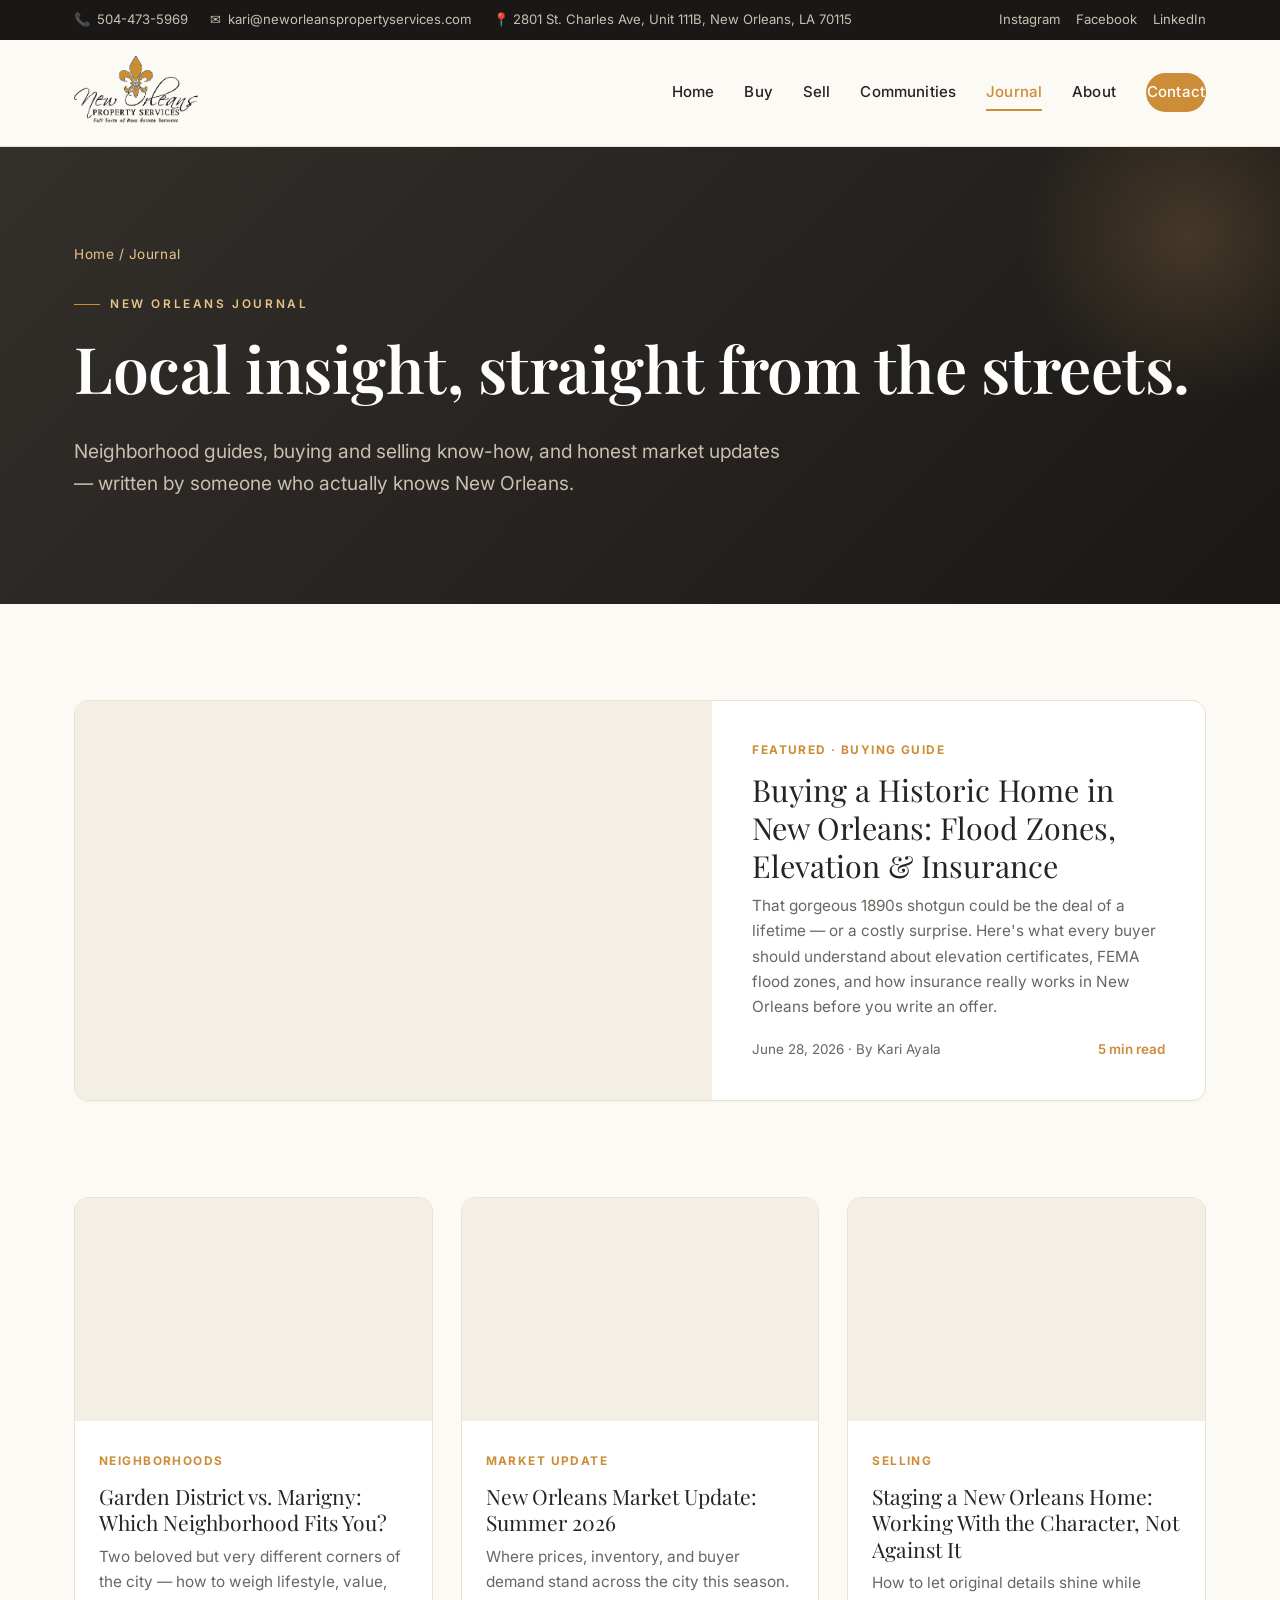
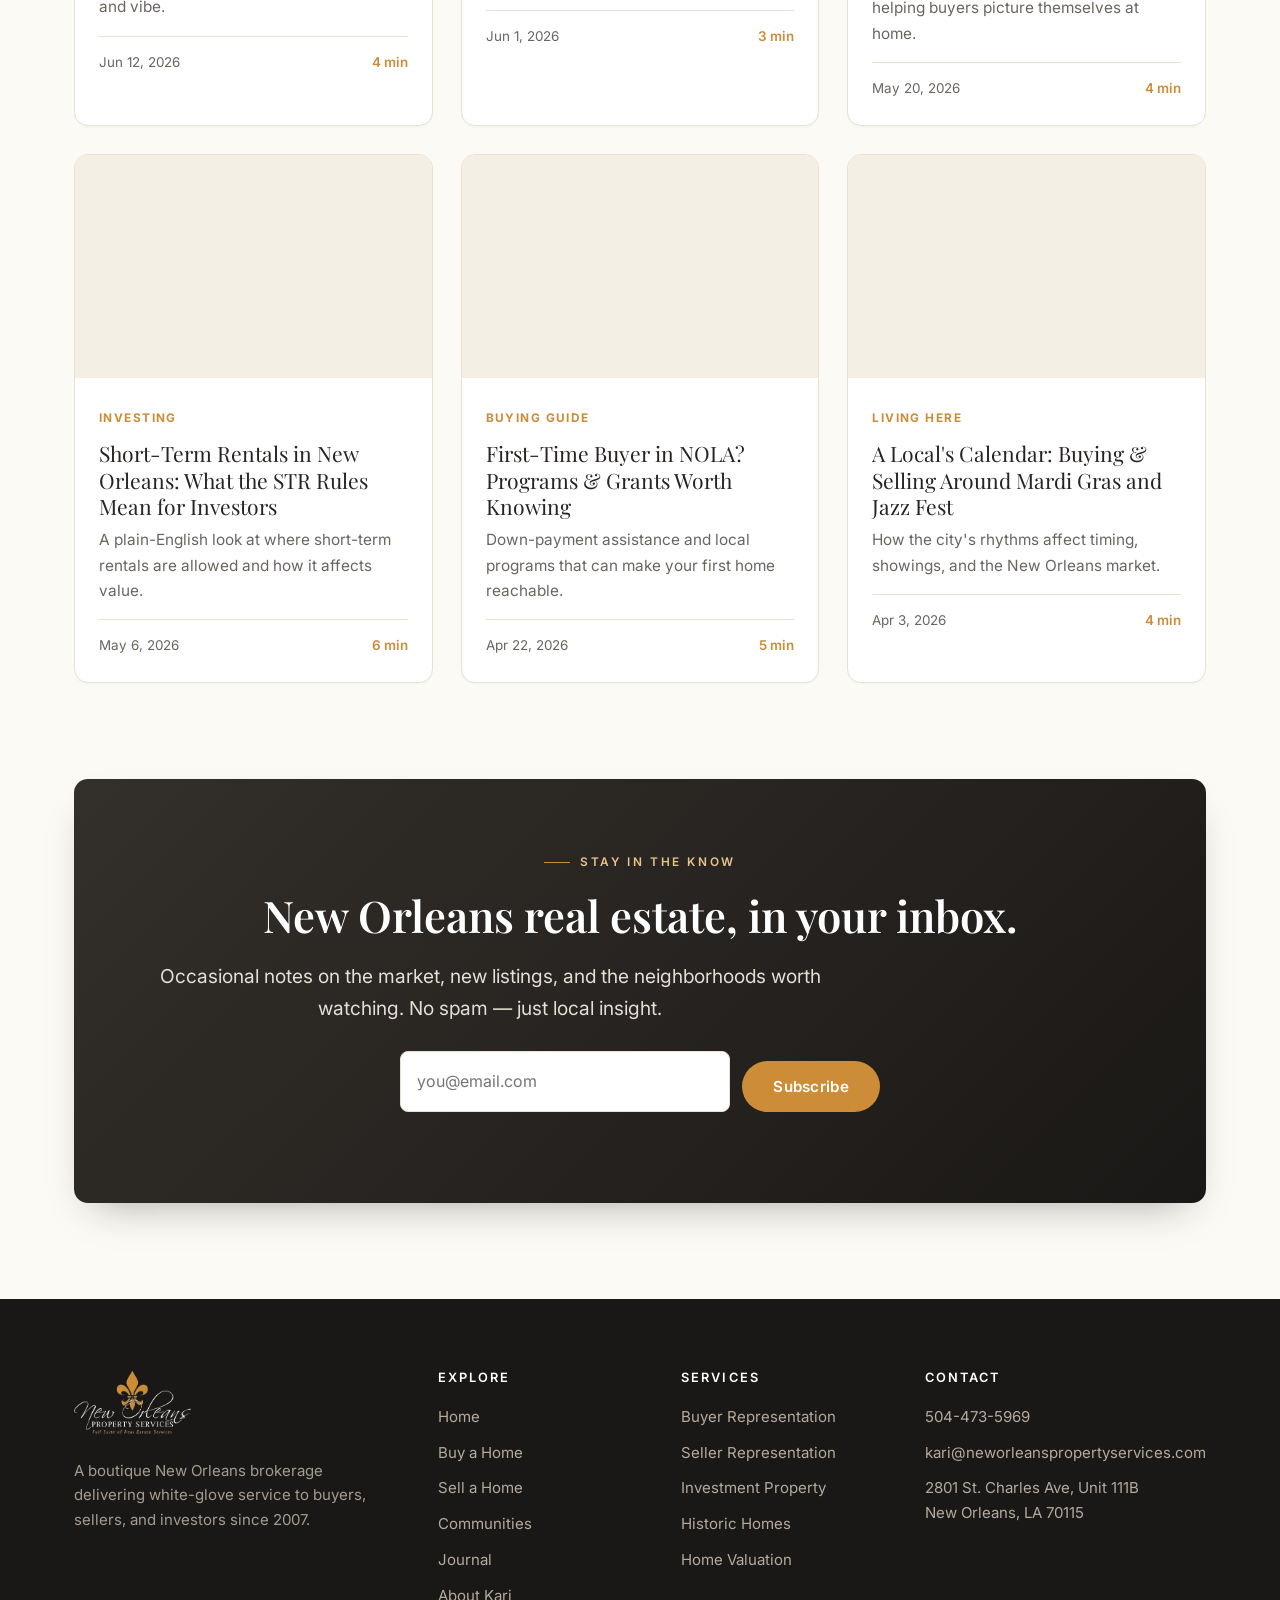
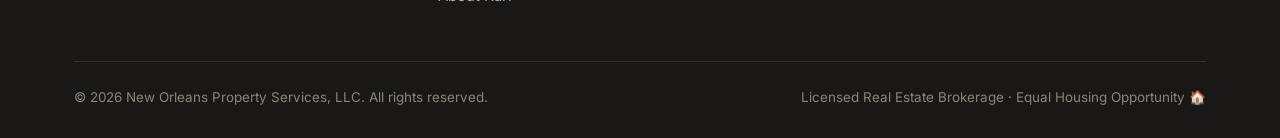
<file: blog.html>
<!DOCTYPE html>
<html lang="en">
<head>
<meta charset="UTF-8">
<meta name="viewport" content="width=device-width, initial-scale=1">
<title>New Orleans Journal | New Orleans Property Services</title>
<meta name="description" content="Local real estate insight, neighborhood guides, and New Orleans market updates from boutique broker Kari Ayala.">
<link rel="preconnect" href="https://fonts.googleapis.com">
<link rel="preconnect" href="https://fonts.gstatic.com" crossorigin>
<link href="https://fonts.googleapis.com/css2?family=Playfair+Display:wght@500;600;700&family=Inter:wght@400;500;600;700&display=swap" rel="stylesheet">
<link rel="icon" href="assets/logo.png">
<link rel="stylesheet" href="css/styles.css?v=4">
</head>
<body>

<div class="topbar"><div class="container"><div class="topbar__left"><span>📞 <a href="tel:5044735969">504-473-5969</a></span><span>✉ <a href="mailto:kari@neworleanspropertyservices.com">kari@neworleanspropertyservices.com</a></span><span>📍 2801 St. Charles Ave, Unit 111B, New Orleans, LA 70115</span></div><div class="topbar__social"><a href="https://www.instagram.com/nolakari1/" target="_blank" rel="noopener">Instagram</a><a href="https://www.facebook.com/neworleanspropertyservices" target="_blank" rel="noopener">Facebook</a><a href="https://www.linkedin.com/in/kari-ayala-2705446/" target="_blank" rel="noopener">LinkedIn</a></div></div></div>

<header class="site-header"><div class="container">
  <a class="brand" href="index.html"><img class="brand__logo" src="assets/logo-dark.png" alt="New Orleans Property Services"></a>
  <nav class="nav" id="nav"><a href="index.html">Home</a><a href="buyers.html">Buy</a><a href="sellers.html">Sell</a><a href="communities.html">Communities</a><a href="blog.html" class="active">Journal</a><a href="about.html">About</a><a href="contact.html" class="btn btn--gold" style="color:#fff">Contact</a></nav>
  <button class="nav-toggle" aria-label="Menu"><span></span><span></span><span></span></button>
</div></header>

<section class="page-hero"><div class="container">
  <div class="crumbs"><a href="index.html">Home</a> / Journal</div>
  <p class="eyebrow" style="color:var(--brass-soft)">New Orleans Journal</p>
  <h1>Local insight, straight from the streets.</h1>
  <p class="lead">Neighborhood guides, buying and selling know-how, and honest market updates — written by someone who actually knows New Orleans.</p>
</div></section>

<!-- Featured post -->
<section class="section"><div class="container">
  <article class="card post reveal" style="display:grid;grid-template-columns:1.1fr 1fr;align-items:stretch">
    <div class="post__media" style="min-height:320px;background-image:url('https://images.unsplash.com/photo-1600585154340-be6161a56a0c?auto=format&fit=crop&w=900&q=80')"></div>
    <div class="post__body" style="padding:40px;display:flex;flex-direction:column;justify-content:center">
      <span class="post__cat">Featured · Buying Guide</span>
      <a href="#" class="post__title" style="display:block;font-size:1.9rem">Buying a Historic Home in New Orleans: Flood Zones, Elevation &amp; Insurance</a>
      <p class="post__excerpt">That gorgeous 1890s shotgun could be the deal of a lifetime — or a costly surprise. Here's what every buyer should understand about elevation certificates, FEMA flood zones, and how insurance really works in New Orleans before you write an offer.</p>
      <div class="post__meta" style="border:0;padding:0;margin-top:18px"><span>June 28, 2026 · By Kari Ayala</span><span class="post__read">5 min read</span></div>
    </div>
  </article>
</div></section>

<!-- Post grid -->
<section class="section" style="padding-top:0"><div class="container">
  <div class="grid grid--3 reveal">
    <article class="card post">
      <div class="post__media" style="background-image:url('https://images.unsplash.com/photo-1570129477492-45c003edd2be?auto=format&fit=crop&w=700&q=75')"></div>
      <div class="post__body"><span class="post__cat">Neighborhoods</span><a href="#" class="post__title" style="display:block">Garden District vs. Marigny: Which Neighborhood Fits You?</a><p class="post__excerpt">Two beloved but very different corners of the city — how to weigh lifestyle, value, and vibe.</p><div class="post__meta"><span>Jun 12, 2026</span><span class="post__read">4 min</span></div></div>
    </article>
    <article class="card post">
      <div class="post__media" style="background-image:url('https://images.unsplash.com/photo-1600607687939-ce8a6c25118c?auto=format&fit=crop&w=700&q=75')"></div>
      <div class="post__body"><span class="post__cat">Market Update</span><a href="#" class="post__title" style="display:block">New Orleans Market Update: Summer 2026</a><p class="post__excerpt">Where prices, inventory, and buyer demand stand across the city this season.</p><div class="post__meta"><span>Jun 1, 2026</span><span class="post__read">3 min</span></div></div>
    </article>
    <article class="card post">
      <div class="post__media" style="background-image:url('https://images.unsplash.com/photo-1512917774080-9991f1c4c750?auto=format&fit=crop&w=700&q=75')"></div>
      <div class="post__body"><span class="post__cat">Selling</span><a href="#" class="post__title" style="display:block">Staging a New Orleans Home: Working With the Character, Not Against It</a><p class="post__excerpt">How to let original details shine while helping buyers picture themselves at home.</p><div class="post__meta"><span>May 20, 2026</span><span class="post__read">4 min</span></div></div>
    </article>
    <article class="card post">
      <div class="post__media" style="background-image:url('https://images.unsplash.com/photo-1449844908441-8829872d2607?auto=format&fit=crop&w=700&q=75')"></div>
      <div class="post__body"><span class="post__cat">Investing</span><a href="#" class="post__title" style="display:block">Short-Term Rentals in New Orleans: What the STR Rules Mean for Investors</a><p class="post__excerpt">A plain-English look at where short-term rentals are allowed and how it affects value.</p><div class="post__meta"><span>May 6, 2026</span><span class="post__read">6 min</span></div></div>
    </article>
    <article class="card post">
      <div class="post__media" style="background-image:url('https://images.unsplash.com/photo-1580587771525-78b9dba3b914?auto=format&fit=crop&w=700&q=75')"></div>
      <div class="post__body"><span class="post__cat">Buying Guide</span><a href="#" class="post__title" style="display:block">First-Time Buyer in NOLA? Programs &amp; Grants Worth Knowing</a><p class="post__excerpt">Down-payment assistance and local programs that can make your first home reachable.</p><div class="post__meta"><span>Apr 22, 2026</span><span class="post__read">5 min</span></div></div>
    </article>
    <article class="card post">
      <div class="post__media" style="background-image:url('https://images.unsplash.com/photo-1568605114967-8130f3a36994?auto=format&fit=crop&w=700&q=75')"></div>
      <div class="post__body"><span class="post__cat">Living Here</span><a href="#" class="post__title" style="display:block">A Local's Calendar: Buying &amp; Selling Around Mardi Gras and Jazz Fest</a><p class="post__excerpt">How the city's rhythms affect timing, showings, and the New Orleans market.</p><div class="post__meta"><span>Apr 3, 2026</span><span class="post__read">4 min</span></div></div>
    </article>
  </div>
</div></section>

<!-- Newsletter -->
<section class="section" style="padding-top:0"><div class="container"><div class="cta-band reveal">
  <p class="eyebrow" style="justify-content:center;color:var(--brass-soft)">Stay in the Know</p>
  <h2>New Orleans real estate, in your inbox.</h2>
  <p class="lead center" style="color:#e6dfd4">Occasional notes on the market, new listings, and the neighborhoods worth watching. No spam — just local insight.</p>
  <form data-demo style="max-width:480px;margin:26px auto 0;grid-template-columns:1fr auto;display:grid;gap:12px">
    <input type="email" required placeholder="you@email.com" style="background:#fff">
    <button class="btn btn--gold" type="submit">Subscribe</button>
    <p class="form-status form-note" role="status" aria-live="polite" style="grid-column:1/-1;color:#e6dfd4"></p>
  </form>
</div></div></section>

<footer class="site-footer"><div class="container">
  <div class="footer-grid">
    <div class="footer-brand"><a class="brand" href="index.html"><img class="brand__logo brand__logo--footer" src="assets/logo.png" alt="New Orleans Property Services"></a><p>A boutique New Orleans brokerage delivering white-glove service to buyers, sellers, and investors since 2007.</p></div>
    <div><h4>Explore</h4><ul class="footer-links"><li><a href="index.html">Home</a></li><li><a href="buyers.html">Buy a Home</a></li><li><a href="sellers.html">Sell a Home</a></li><li><a href="communities.html">Communities</a></li><li><a href="blog.html">Journal</a></li><li><a href="about.html">About Kari</a></li></ul></div>
    <div><h4>Services</h4><ul class="footer-links"><li><a href="buyers.html">Buyer Representation</a></li><li><a href="sellers.html">Seller Representation</a></li><li><a href="buyers.html">Investment Property</a></li><li><a href="communities.html">Historic Homes</a></li><li><a href="sellers.html">Home Valuation</a></li></ul></div>
    <div><h4>Contact</h4><ul class="footer-links"><li><a href="tel:5044735969">504-473-5969</a></li><li><a href="mailto:kari@neworleanspropertyservices.com">kari@neworleanspropertyservices.com</a></li><li>2801 St. Charles Ave, Unit 111B<br>New Orleans, LA 70115</li></ul></div>
  </div>
  <div class="footer-bottom"><span>© <span data-year>2026</span> New Orleans Property Services, LLC. All rights reserved.</span><span>Licensed Real Estate Brokerage · Equal Housing Opportunity 🏠</span></div>
</div></footer>
<script src="js/main.js"></script>
</body>
</html>
</file>
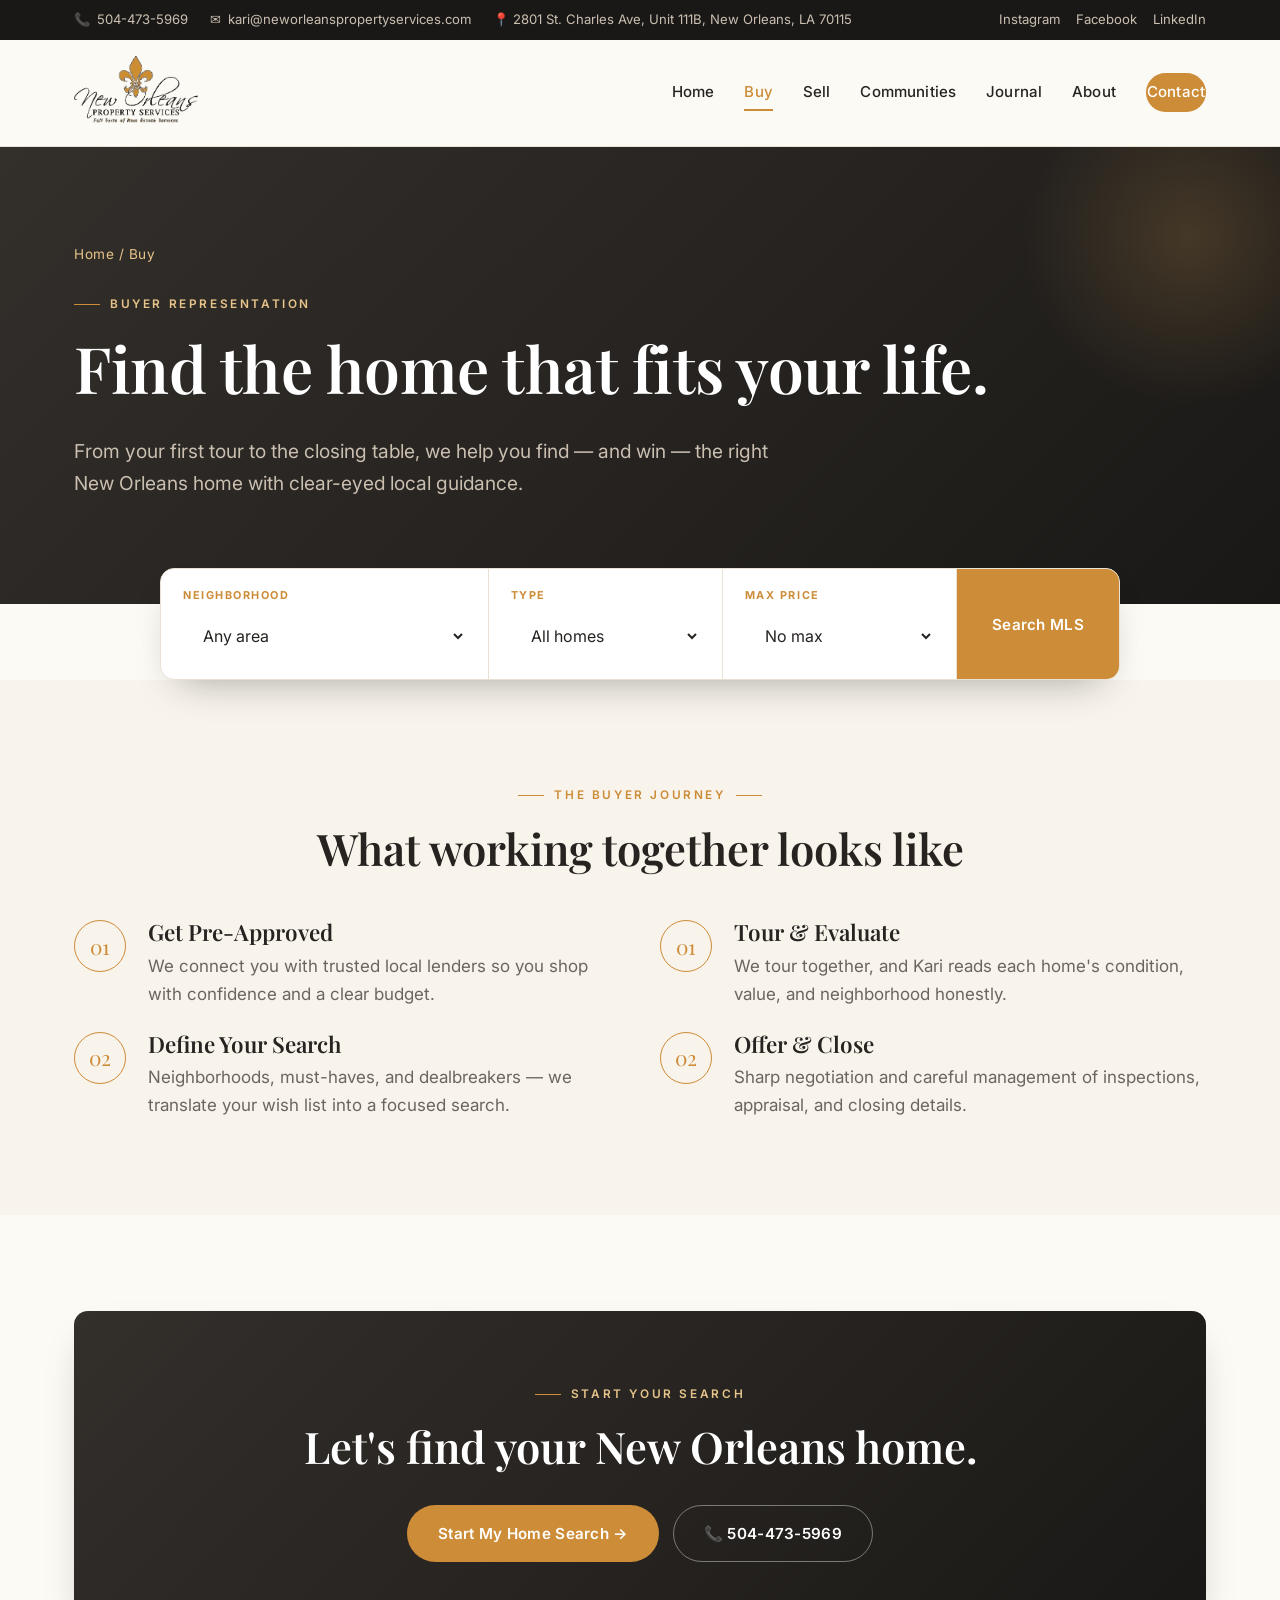
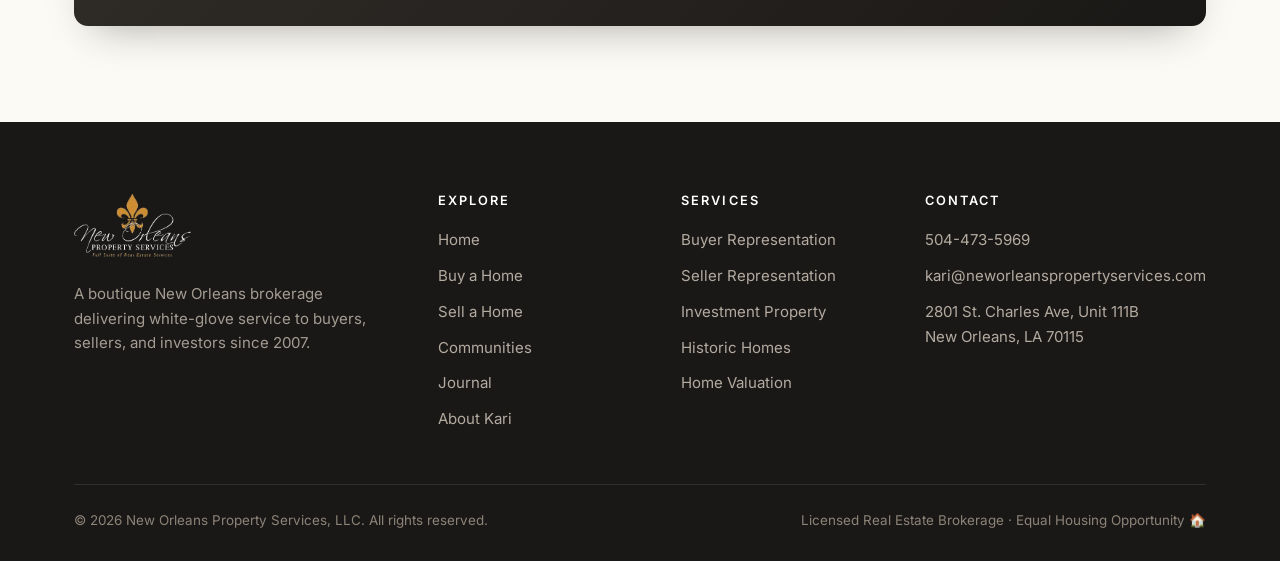
<file: buyers.html>
<!DOCTYPE html>
<html lang="en">
<head>
<meta charset="UTF-8">
<meta name="viewport" content="width=device-width, initial-scale=1">
<title>Buy a Home | New Orleans Property Services</title>
<meta name="description" content="Find and win the right New Orleans home with boutique, white-glove buyer representation from Kari Ayala. Search MLS listings and start your home search today.">
<link rel="preconnect" href="https://fonts.googleapis.com">
<link rel="preconnect" href="https://fonts.gstatic.com" crossorigin>
<link href="https://fonts.googleapis.com/css2?family=Playfair+Display:wght@500;600;700&family=Inter:wght@400;500;600;700&display=swap" rel="stylesheet">
<link rel="icon" href="assets/logo.png">
<link rel="stylesheet" href="css/styles.css?v=4">
</head>
<body>

<div class="topbar"><div class="container"><div class="topbar__left"><span>📞 <a href="tel:5044735969">504-473-5969</a></span><span>✉ <a href="mailto:kari@neworleanspropertyservices.com">kari@neworleanspropertyservices.com</a></span><span>📍 2801 St. Charles Ave, Unit 111B, New Orleans, LA 70115</span></div><div class="topbar__social"><a href="https://www.instagram.com/nolakari1/" target="_blank" rel="noopener">Instagram</a><a href="https://www.facebook.com/neworleanspropertyservices" target="_blank" rel="noopener">Facebook</a><a href="https://www.linkedin.com/in/kari-ayala-2705446/" target="_blank" rel="noopener">LinkedIn</a></div></div></div>

<header class="site-header"><div class="container">
  <a class="brand" href="index.html"><img class="brand__logo" src="assets/logo-dark.png" alt="New Orleans Property Services"></a>
  <nav class="nav" id="nav"><a href="index.html">Home</a><a href="buyers.html" class="active">Buy</a><a href="sellers.html">Sell</a><a href="communities.html">Communities</a><a href="blog.html">Journal</a><a href="about.html">About</a><a href="contact.html" class="btn btn--gold" style="color:#fff">Contact</a></nav>
  <button class="nav-toggle" aria-label="Menu"><span></span><span></span><span></span></button>
</div></header>

<section class="page-hero"><div class="container">
  <div class="crumbs"><a href="index.html">Home</a> / Buy</div>
  <p class="eyebrow" style="color:var(--brass-soft)">Buyer Representation</p>
  <h1>Find the home that fits your life.</h1>
  <p class="lead">From your first tour to the closing table, we help you find — and win — the right New Orleans home with clear-eyed local guidance.</p>
</div></section>

<!-- Search -->
<div class="container">
  <form class="searchbar" data-demo style="margin-top:-36px">
    <div class="field"><label>Neighborhood</label><select><option>Any area</option><option>Garden District</option><option>Uptown</option><option>French Quarter</option><option>Marigny / Bywater</option><option>Lakeview</option><option>Mid-City</option></select></div>
    <div class="field"><label>Type</label><select><option>All homes</option><option>Single-family</option><option>Historic / Creole</option><option>Condo</option><option>Multi-family</option></select></div>
    <div class="field"><label>Max Price</label><select><option>No max</option><option>$400k</option><option>$600k</option><option>$800k</option><option>$1M+</option></select></div>
    <button class="btn btn--gold" type="submit">Search MLS</button>
  </form>
</div>


<!-- Process -->
<section class="section tone-cream"><div class="container">
  <div class="center reveal"><p class="eyebrow">The Buyer Journey</p><h2>What working together looks like</h2></div>
  <div class="grid grid--2 reveal" style="margin-top:48px;gap:40px">
    <div class="steps">
      <div class="step"><div class="step__no"></div><div><h3>Get Pre-Approved</h3><p>We connect you with trusted local lenders so you shop with confidence and a clear budget.</p></div></div>
      <div class="step"><div class="step__no"></div><div><h3>Define Your Search</h3><p>Neighborhoods, must-haves, and dealbreakers — we translate your wish list into a focused search.</p></div></div>
    </div>
    <div class="steps">
      <div class="step"><div class="step__no"></div><div><h3>Tour &amp; Evaluate</h3><p>We tour together, and Kari reads each home's condition, value, and neighborhood honestly.</p></div></div>
      <div class="step"><div class="step__no"></div><div><h3>Offer &amp; Close</h3><p>Sharp negotiation and careful management of inspections, appraisal, and closing details.</p></div></div>
    </div>
  </div>
</div></section>

<section class="section"><div class="container"><div class="cta-band reveal">
  <p class="eyebrow" style="justify-content:center;color:var(--brass-soft)">Start Your Search</p>
  <h2>Let's find your New Orleans home.</h2>
  <div style="display:flex;gap:14px;justify-content:center;flex-wrap:wrap;margin-top:24px"><a href="contact.html" class="btn btn--gold">Start My Home Search →</a><a href="tel:5044735969" class="btn btn--outline">📞 504-473-5969</a></div>
</div></div></section>

<footer class="site-footer"><div class="container">
  <div class="footer-grid">
    <div class="footer-brand"><a class="brand" href="index.html"><img class="brand__logo brand__logo--footer" src="assets/logo.png" alt="New Orleans Property Services"></a><p>A boutique New Orleans brokerage delivering white-glove service to buyers, sellers, and investors since 2007.</p></div>
    <div><h4>Explore</h4><ul class="footer-links"><li><a href="index.html">Home</a></li><li><a href="buyers.html">Buy a Home</a></li><li><a href="sellers.html">Sell a Home</a></li><li><a href="communities.html">Communities</a></li><li><a href="blog.html">Journal</a></li><li><a href="about.html">About Kari</a></li></ul></div>
    <div><h4>Services</h4><ul class="footer-links"><li><a href="buyers.html">Buyer Representation</a></li><li><a href="sellers.html">Seller Representation</a></li><li><a href="buyers.html">Investment Property</a></li><li><a href="communities.html">Historic Homes</a></li><li><a href="sellers.html">Home Valuation</a></li></ul></div>
    <div><h4>Contact</h4><ul class="footer-links"><li><a href="tel:5044735969">504-473-5969</a></li><li><a href="mailto:kari@neworleanspropertyservices.com">kari@neworleanspropertyservices.com</a></li><li>2801 St. Charles Ave, Unit 111B<br>New Orleans, LA 70115</li></ul></div>
  </div>
  <div class="footer-bottom"><span>© <span data-year>2026</span> New Orleans Property Services, LLC. All rights reserved.</span><span>Licensed Real Estate Brokerage · Equal Housing Opportunity 🏠</span></div>
</div></footer>
<script src="js/main.js"></script>
</body>
</html>
</file>
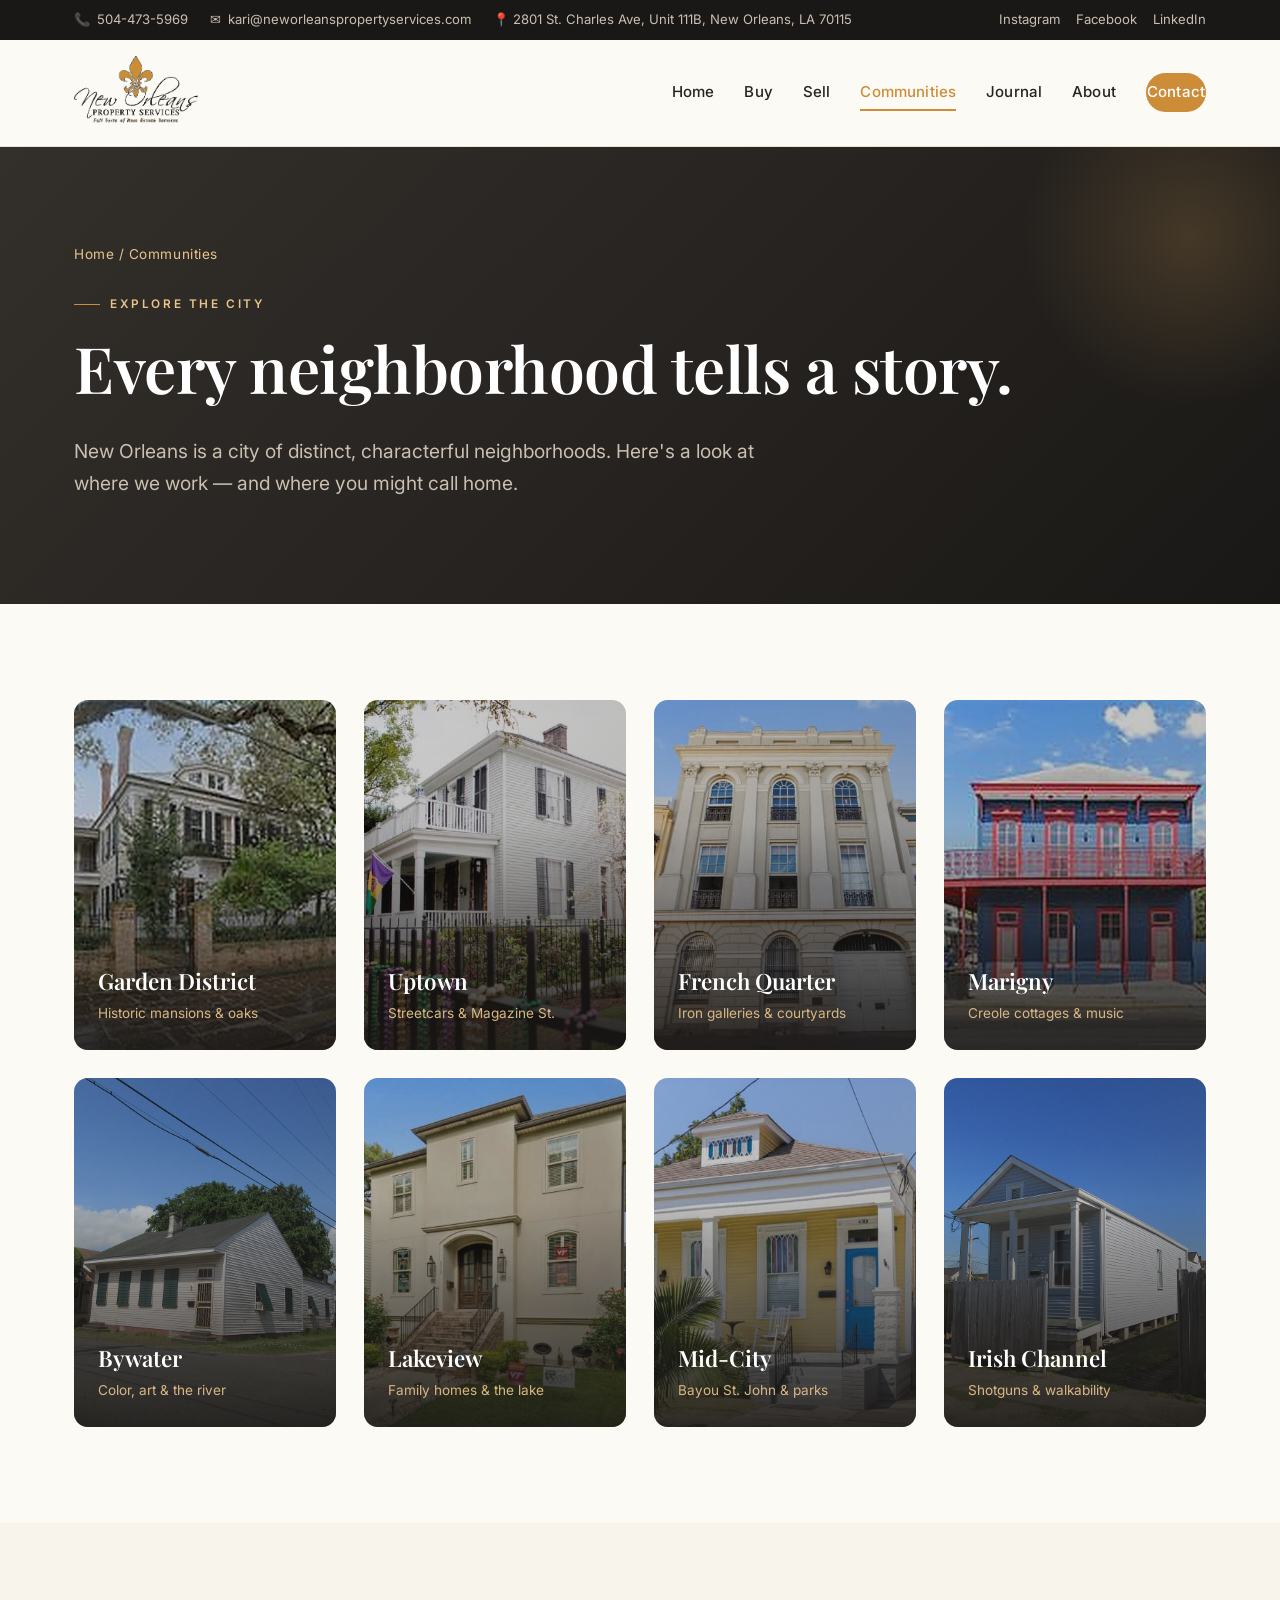
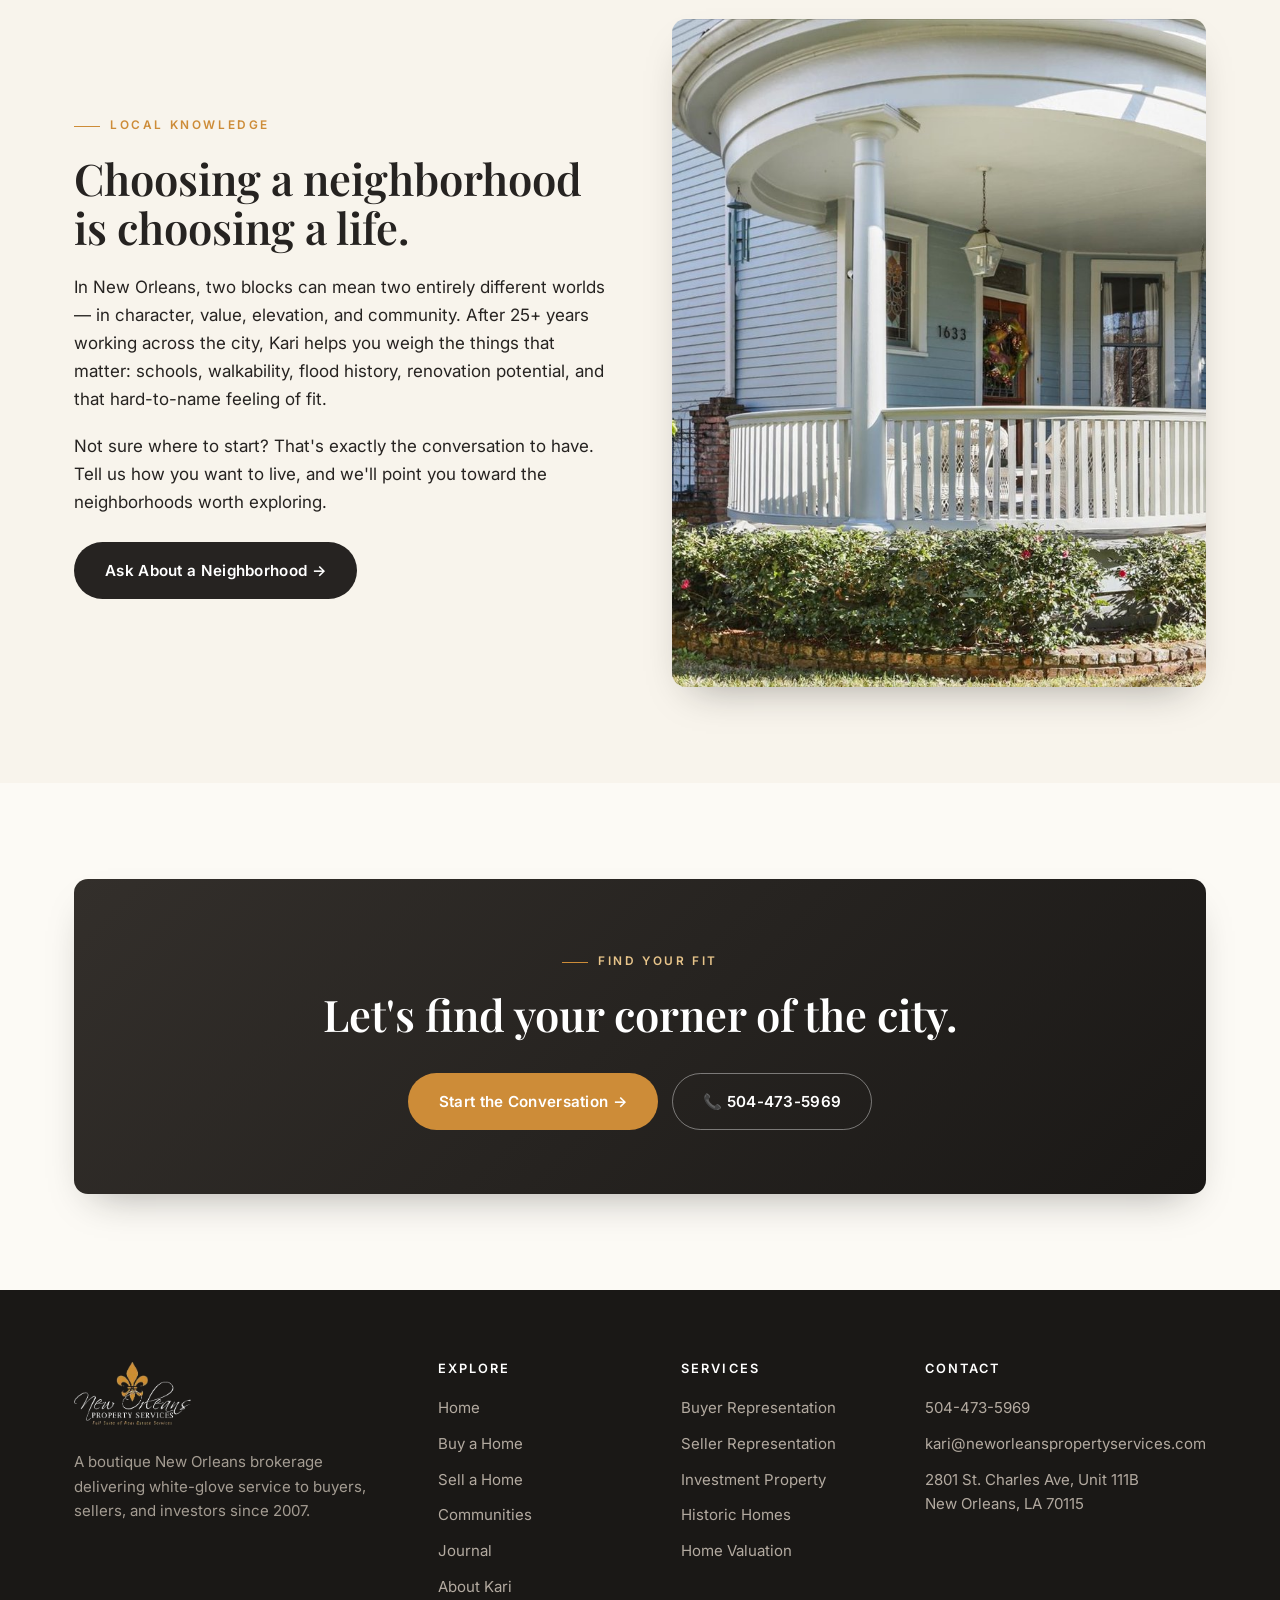
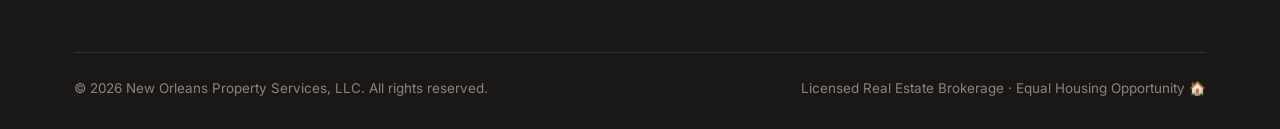
<file: communities.html>
<!DOCTYPE html>
<html lang="en">
<head>
<meta charset="UTF-8">
<meta name="viewport" content="width=device-width, initial-scale=1">
<title>New Orleans Communities | New Orleans Property Services</title>
<meta name="description" content="Explore the neighborhoods of New Orleans — Garden District, Uptown, French Quarter, Marigny, Bywater, Lakeview, Mid-City and more — with local expert Kari Ayala.">
<link rel="preconnect" href="https://fonts.googleapis.com">
<link rel="preconnect" href="https://fonts.gstatic.com" crossorigin>
<link href="https://fonts.googleapis.com/css2?family=Playfair+Display:wght@500;600;700&family=Inter:wght@400;500;600;700&display=swap" rel="stylesheet">
<link rel="icon" href="assets/logo.png">
<link rel="stylesheet" href="css/styles.css?v=4">
</head>
<body>

<div class="topbar"><div class="container"><div class="topbar__left"><span>📞 <a href="tel:5044735969">504-473-5969</a></span><span>✉ <a href="mailto:kari@neworleanspropertyservices.com">kari@neworleanspropertyservices.com</a></span><span>📍 2801 St. Charles Ave, Unit 111B, New Orleans, LA 70115</span></div><div class="topbar__social"><a href="https://www.instagram.com/nolakari1/" target="_blank" rel="noopener">Instagram</a><a href="https://www.facebook.com/neworleanspropertyservices" target="_blank" rel="noopener">Facebook</a><a href="https://www.linkedin.com/in/kari-ayala-2705446/" target="_blank" rel="noopener">LinkedIn</a></div></div></div>

<header class="site-header"><div class="container">
  <a class="brand" href="index.html"><img class="brand__logo" src="assets/logo-dark.png" alt="New Orleans Property Services"></a>
  <nav class="nav" id="nav"><a href="index.html">Home</a><a href="buyers.html">Buy</a><a href="sellers.html">Sell</a><a href="communities.html" class="active">Communities</a><a href="blog.html">Journal</a><a href="about.html">About</a><a href="contact.html" class="btn btn--gold" style="color:#fff">Contact</a></nav>
  <button class="nav-toggle" aria-label="Menu"><span></span><span></span><span></span></button>
</div></header>

<section class="page-hero"><div class="container">
  <div class="crumbs"><a href="index.html">Home</a> / Communities</div>
  <p class="eyebrow" style="color:var(--brass-soft)">Explore the City</p>
  <h1>Every neighborhood tells a story.</h1>
  <p class="lead">New Orleans is a city of distinct, characterful neighborhoods. Here's a look at where we work — and where you might call home.</p>
</div></section>

<section class="section"><div class="container">
  <div class="grid grid--4 reveal">
    <a class="hood" href="contact.html" style="background-image:linear-gradient(135deg,rgba(26,24,22,.2),rgba(26,24,22,.35)),url('assets/nola/gardendistrict-nops.jpg')"><span class="hood__label"><h3>Garden District</h3><span>Historic mansions &amp; oaks</span></span></a>
    <a class="hood" href="contact.html" style="background-image:linear-gradient(135deg,rgba(26,24,22,.2),rgba(26,24,22,.35)),url('assets/nola/uptown-nops.jpg')"><span class="hood__label"><h3>Uptown</h3><span>Streetcars &amp; Magazine St.</span></span></a>
    <a class="hood" href="contact.html" style="background-image:linear-gradient(135deg,rgba(26,24,22,.2),rgba(26,24,22,.35)),url('assets/nola/french-quarter-nops.jpg')"><span class="hood__label"><h3>French Quarter</h3><span>Iron galleries &amp; courtyards</span></span></a>
    <a class="hood" href="contact.html" style="background-image:linear-gradient(135deg,rgba(26,24,22,.2),rgba(26,24,22,.35)),url('assets/nola/marigny-nops.jpg')"><span class="hood__label"><h3>Marigny</h3><span>Creole cottages &amp; music</span></span></a>
    <a class="hood" href="contact.html" style="background-image:linear-gradient(135deg,rgba(26,24,22,.2),rgba(26,24,22,.35)),url('assets/nola/marigny-cottage.jpg')"><span class="hood__label"><h3>Bywater</h3><span>Color, art &amp; the river</span></span></a>
    <a class="hood" href="contact.html" style="background-image:linear-gradient(135deg,rgba(26,24,22,.2),rgba(26,24,22,.35)),url('assets/nola/lakeview-nops.jpg')"><span class="hood__label"><h3>Lakeview</h3><span>Family homes &amp; the lake</span></span></a>
    <a class="hood" href="contact.html" style="background-image:linear-gradient(135deg,rgba(26,24,22,.2),rgba(26,24,22,.35)),url('assets/nola/midcity-nops.jpg')"><span class="hood__label"><h3>Mid-City</h3><span>Bayou St. John &amp; parks</span></span></a>
    <a class="hood" href="contact.html" style="background-image:linear-gradient(135deg,rgba(26,24,22,.2),rgba(26,24,22,.35)),url('assets/nola/shotgun-01.jpg')"><span class="hood__label"><h3>Irish Channel</h3><span>Shotguns &amp; walkability</span></span></a>
  </div>
</div></section>

<section class="section tone-cream"><div class="container">
  <div class="split">
    <div class="reveal">
      <p class="eyebrow">Local Knowledge</p>
      <h2>Choosing a neighborhood is choosing a life.</h2>
      <p>In New Orleans, two blocks can mean two entirely different worlds — in character, value, elevation, and community. After 25+ years working across the city, Kari helps you weigh the things that matter: schools, walkability, flood history, renovation potential, and that hard-to-name feeling of fit.</p>
      <p>Not sure where to start? That's exactly the conversation to have. Tell us how you want to live, and we'll point you toward the neighborhoods worth exploring.</p>
      <div style="margin-top:26px"><a href="contact.html" class="btn btn--dark">Ask About a Neighborhood →</a></div>
    </div>
    <div class="split__media reveal"><img src="assets/nola/bordeaux-porch.jpg" alt="A restored Victorian New Orleans home"></div>
  </div>
</div></section>

<section class="section"><div class="container"><div class="cta-band reveal">
  <p class="eyebrow" style="justify-content:center;color:var(--brass-soft)">Find Your Fit</p>
  <h2>Let's find your corner of the city.</h2>
  <div style="display:flex;gap:14px;justify-content:center;flex-wrap:wrap;margin-top:24px"><a href="contact.html" class="btn btn--gold">Start the Conversation →</a><a href="tel:5044735969" class="btn btn--outline">📞 504-473-5969</a></div>
</div></div></section>

<footer class="site-footer"><div class="container">
  <div class="footer-grid">
    <div class="footer-brand"><a class="brand" href="index.html"><img class="brand__logo brand__logo--footer" src="assets/logo.png" alt="New Orleans Property Services"></a><p>A boutique New Orleans brokerage delivering white-glove service to buyers, sellers, and investors since 2007.</p></div>
    <div><h4>Explore</h4><ul class="footer-links"><li><a href="index.html">Home</a></li><li><a href="buyers.html">Buy a Home</a></li><li><a href="sellers.html">Sell a Home</a></li><li><a href="communities.html">Communities</a></li><li><a href="blog.html">Journal</a></li><li><a href="about.html">About Kari</a></li></ul></div>
    <div><h4>Services</h4><ul class="footer-links"><li><a href="buyers.html">Buyer Representation</a></li><li><a href="sellers.html">Seller Representation</a></li><li><a href="buyers.html">Investment Property</a></li><li><a href="communities.html">Historic Homes</a></li><li><a href="sellers.html">Home Valuation</a></li></ul></div>
    <div><h4>Contact</h4><ul class="footer-links"><li><a href="tel:5044735969">504-473-5969</a></li><li><a href="mailto:kari@neworleanspropertyservices.com">kari@neworleanspropertyservices.com</a></li><li>2801 St. Charles Ave, Unit 111B<br>New Orleans, LA 70115</li></ul></div>
  </div>
  <div class="footer-bottom"><span>© <span data-year>2026</span> New Orleans Property Services, LLC. All rights reserved.</span><span>Licensed Real Estate Brokerage · Equal Housing Opportunity 🏠</span></div>
</div></footer>
<script src="js/main.js"></script>
</body>
</html>
</file>
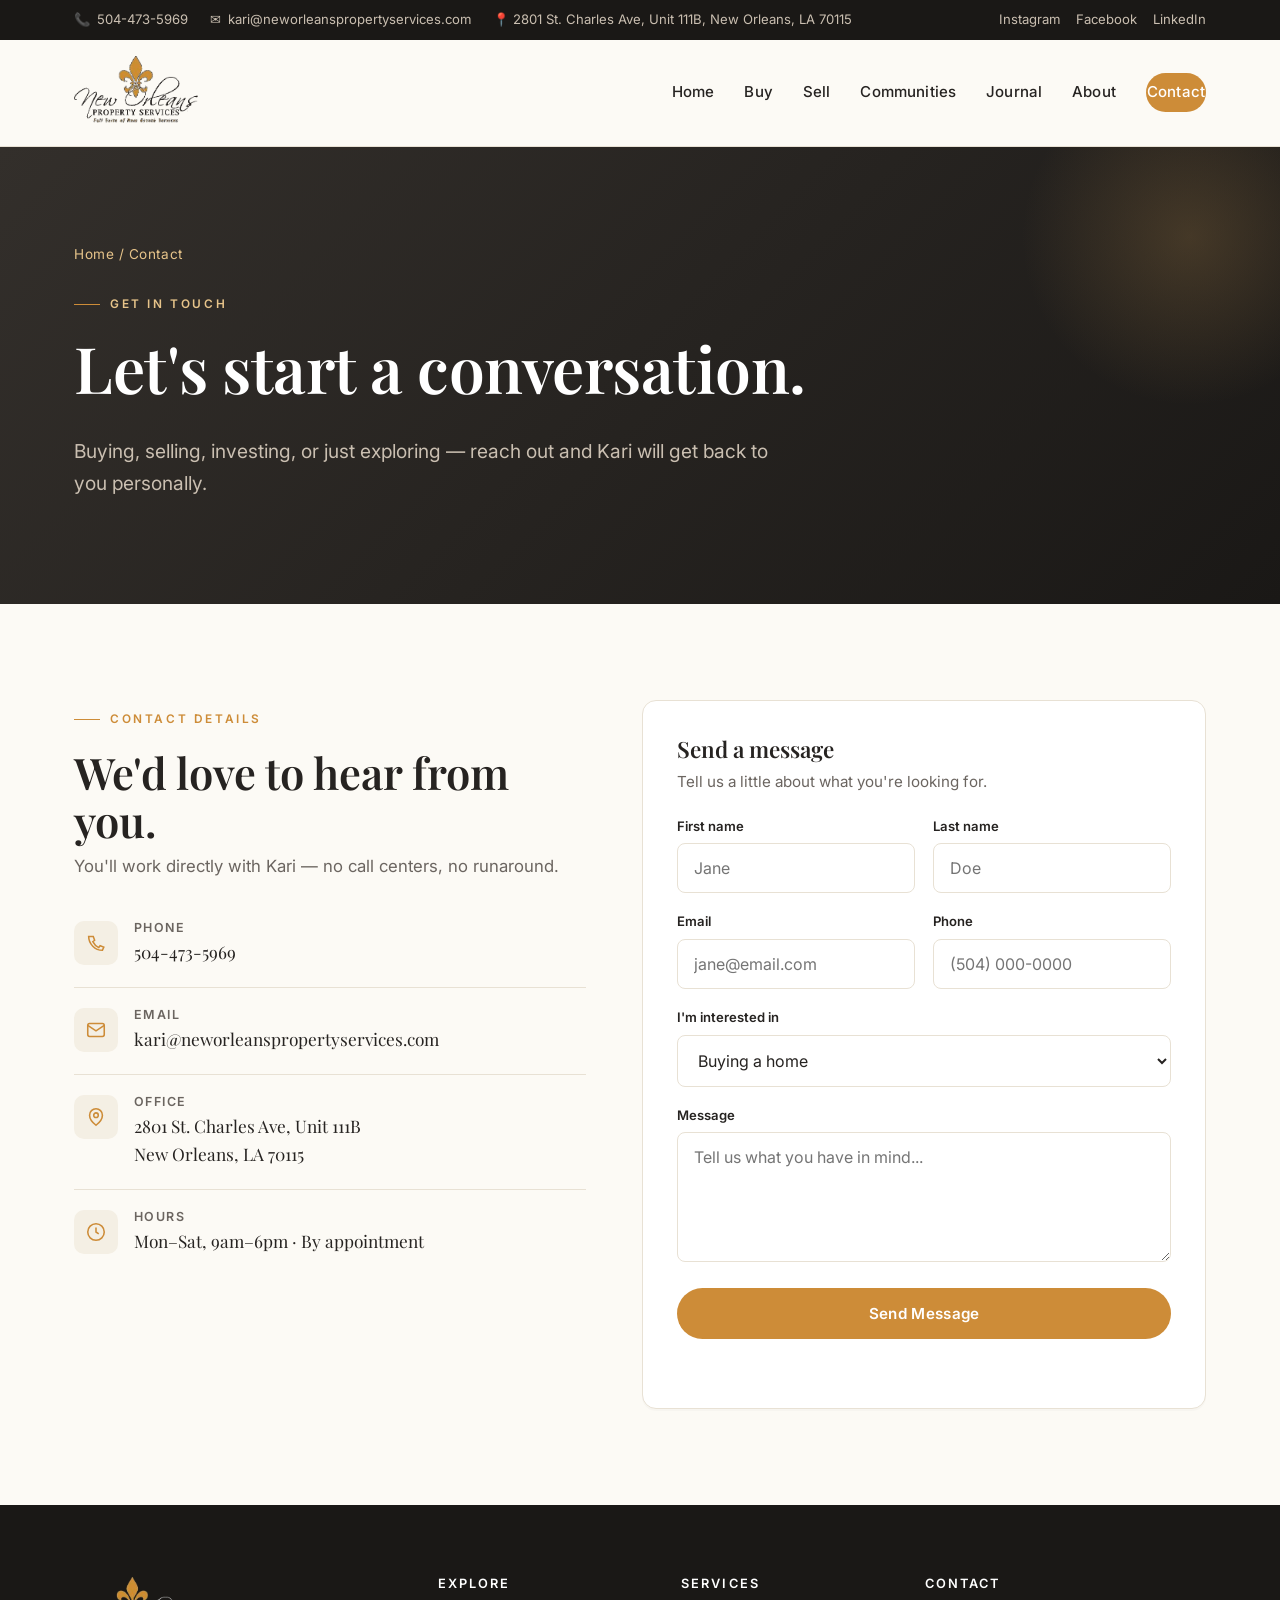
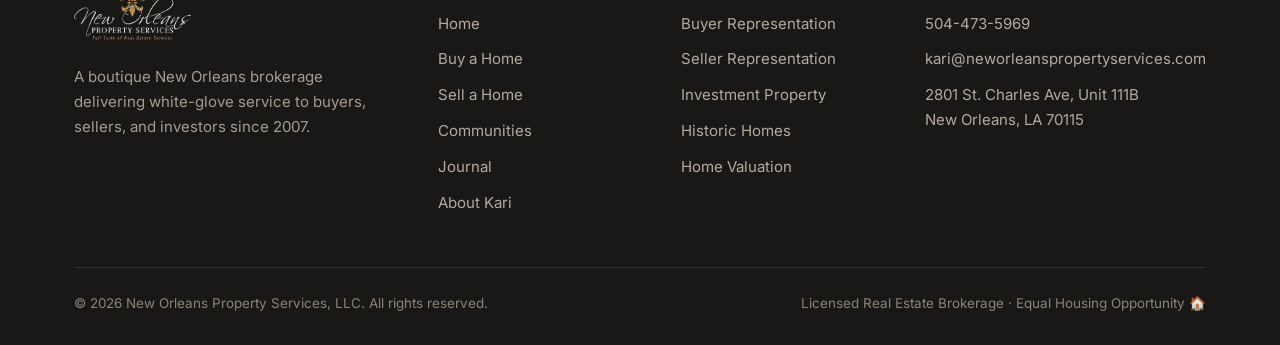
<file: contact.html>
<!DOCTYPE html>
<html lang="en">
<head>
<meta charset="UTF-8">
<meta name="viewport" content="width=device-width, initial-scale=1">
<title>Contact | New Orleans Property Services</title>
<meta name="description" content="Contact Kari Ayala at New Orleans Property Services. Call 504-473-5969 or send a message to start buying, selling, or investing in New Orleans real estate.">
<link rel="preconnect" href="https://fonts.googleapis.com">
<link rel="preconnect" href="https://fonts.gstatic.com" crossorigin>
<link href="https://fonts.googleapis.com/css2?family=Playfair+Display:wght@500;600;700&family=Inter:wght@400;500;600;700&display=swap" rel="stylesheet">
<link rel="icon" href="assets/logo.png">
<link rel="stylesheet" href="css/styles.css?v=4">
</head>
<body>

<div class="topbar"><div class="container"><div class="topbar__left"><span>📞 <a href="tel:5044735969">504-473-5969</a></span><span>✉ <a href="mailto:kari@neworleanspropertyservices.com">kari@neworleanspropertyservices.com</a></span><span>📍 2801 St. Charles Ave, Unit 111B, New Orleans, LA 70115</span></div><div class="topbar__social"><a href="https://www.instagram.com/nolakari1/" target="_blank" rel="noopener">Instagram</a><a href="https://www.facebook.com/neworleanspropertyservices" target="_blank" rel="noopener">Facebook</a><a href="https://www.linkedin.com/in/kari-ayala-2705446/" target="_blank" rel="noopener">LinkedIn</a></div></div></div>

<header class="site-header"><div class="container">
  <a class="brand" href="index.html"><img class="brand__logo" src="assets/logo-dark.png" alt="New Orleans Property Services"></a>
  <nav class="nav" id="nav"><a href="index.html">Home</a><a href="buyers.html">Buy</a><a href="sellers.html">Sell</a><a href="communities.html">Communities</a><a href="blog.html">Journal</a><a href="about.html">About</a><a href="contact.html" class="btn btn--gold" style="color:#fff">Contact</a></nav>
  <button class="nav-toggle" aria-label="Menu"><span></span><span></span><span></span></button>
</div></header>

<section class="page-hero"><div class="container">
  <div class="crumbs"><a href="index.html">Home</a> / Contact</div>
  <p class="eyebrow" style="color:var(--brass-soft)">Get in Touch</p>
  <h1>Let's start a conversation.</h1>
  <p class="lead">Buying, selling, investing, or just exploring — reach out and Kari will get back to you personally.</p>
</div></section>

<section class="section"><div class="container">
  <div class="contact-grid">
    <div class="reveal">
      <p class="eyebrow">Contact Details</p>
      <h2 style="margin-bottom:8px">We'd love to hear from you.</h2>
      <p class="lead" style="font-size:1.05rem">You'll work directly with Kari — no call centers, no runaround.</p>
      <div style="margin-top:20px">
        <div class="info-row"><span class="ic"><svg viewBox="0 0 24 24" fill="none" stroke="currentColor" stroke-width="1.7"><path d="M4 5c0 8 7 15 15 15l1.5-3.5-4-1.5-1.5 2c-3-1.5-5-3.5-6.5-6.5l2-1.5-1.5-4z"/></svg></span><div><h4>Phone</h4><a href="tel:5044735969">504-473-5969</a></div></div>
        <div class="info-row"><span class="ic"><svg viewBox="0 0 24 24" fill="none" stroke="currentColor" stroke-width="1.7"><rect x="3" y="5" width="18" height="14" rx="2"/><path d="m3 7 9 6 9-6"/></svg></span><div><h4>Email</h4><a href="mailto:kari@neworleanspropertyservices.com">kari@neworleanspropertyservices.com</a></div></div>
        <div class="info-row"><span class="ic"><svg viewBox="0 0 24 24" fill="none" stroke="currentColor" stroke-width="1.7"><path d="M12 21s7-5.5 7-11a7 7 0 1 0-14 0c0 5.5 7 11 7 11Z"/><circle cx="12" cy="10" r="2.5"/></svg></span><div><h4>Office</h4><p>2801 St. Charles Ave, Unit 111B<br>New Orleans, LA 70115</p></div></div>
        <div class="info-row"><span class="ic"><svg viewBox="0 0 24 24" fill="none" stroke="currentColor" stroke-width="1.7"><circle cx="12" cy="12" r="9"/><path d="M12 7v5l3 2"/></svg></span><div><h4>Hours</h4><p>Mon–Sat, 9am–6pm · By appointment</p></div></div>
      </div>
    </div>

    <div class="reveal">
      <div class="card" style="padding:36px 34px">
        <h3 style="margin-bottom:6px">Send a message</h3>
        <p style="color:var(--muted);font-size:.95rem;margin-bottom:22px">Tell us a little about what you're looking for.</p>
        <form data-demo>
          <div class="form-row">
            <div><label class="fl">First name</label><input type="text" required placeholder="Jane"></div>
            <div><label class="fl">Last name</label><input type="text" required placeholder="Doe"></div>
          </div>
          <div class="form-row">
            <div><label class="fl">Email</label><input type="email" required placeholder="jane@email.com"></div>
            <div><label class="fl">Phone</label><input type="tel" placeholder="(504) 000-0000"></div>
          </div>
          <div><label class="fl">I'm interested in</label>
            <select><option>Buying a home</option><option>Selling a home</option><option>Investment property</option><option>A home valuation</option><option>Relocation to New Orleans</option><option>Just have a question</option></select>
          </div>
          <div><label class="fl">Message</label><textarea placeholder="Tell us what you have in mind..."></textarea></div>
          <button class="btn btn--gold" type="submit" style="justify-content:center">Send Message</button>
          <p class="form-status form-note" role="status" aria-live="polite"></p>
        </form>
      </div>
    </div>
  </div>
</div></section>

<footer class="site-footer"><div class="container">
  <div class="footer-grid">
    <div class="footer-brand"><a class="brand" href="index.html"><img class="brand__logo brand__logo--footer" src="assets/logo.png" alt="New Orleans Property Services"></a><p>A boutique New Orleans brokerage delivering white-glove service to buyers, sellers, and investors since 2007.</p></div>
    <div><h4>Explore</h4><ul class="footer-links"><li><a href="index.html">Home</a></li><li><a href="buyers.html">Buy a Home</a></li><li><a href="sellers.html">Sell a Home</a></li><li><a href="communities.html">Communities</a></li><li><a href="blog.html">Journal</a></li><li><a href="about.html">About Kari</a></li></ul></div>
    <div><h4>Services</h4><ul class="footer-links"><li><a href="buyers.html">Buyer Representation</a></li><li><a href="sellers.html">Seller Representation</a></li><li><a href="buyers.html">Investment Property</a></li><li><a href="communities.html">Historic Homes</a></li><li><a href="sellers.html">Home Valuation</a></li></ul></div>
    <div><h4>Contact</h4><ul class="footer-links"><li><a href="tel:5044735969">504-473-5969</a></li><li><a href="mailto:kari@neworleanspropertyservices.com">kari@neworleanspropertyservices.com</a></li><li>2801 St. Charles Ave, Unit 111B<br>New Orleans, LA 70115</li></ul></div>
  </div>
  <div class="footer-bottom"><span>© <span data-year>2026</span> New Orleans Property Services, LLC. All rights reserved.</span><span>Licensed Real Estate Brokerage · Equal Housing Opportunity 🏠</span></div>
</div></footer>
<script src="js/main.js"></script>
</body>
</html>
</file>
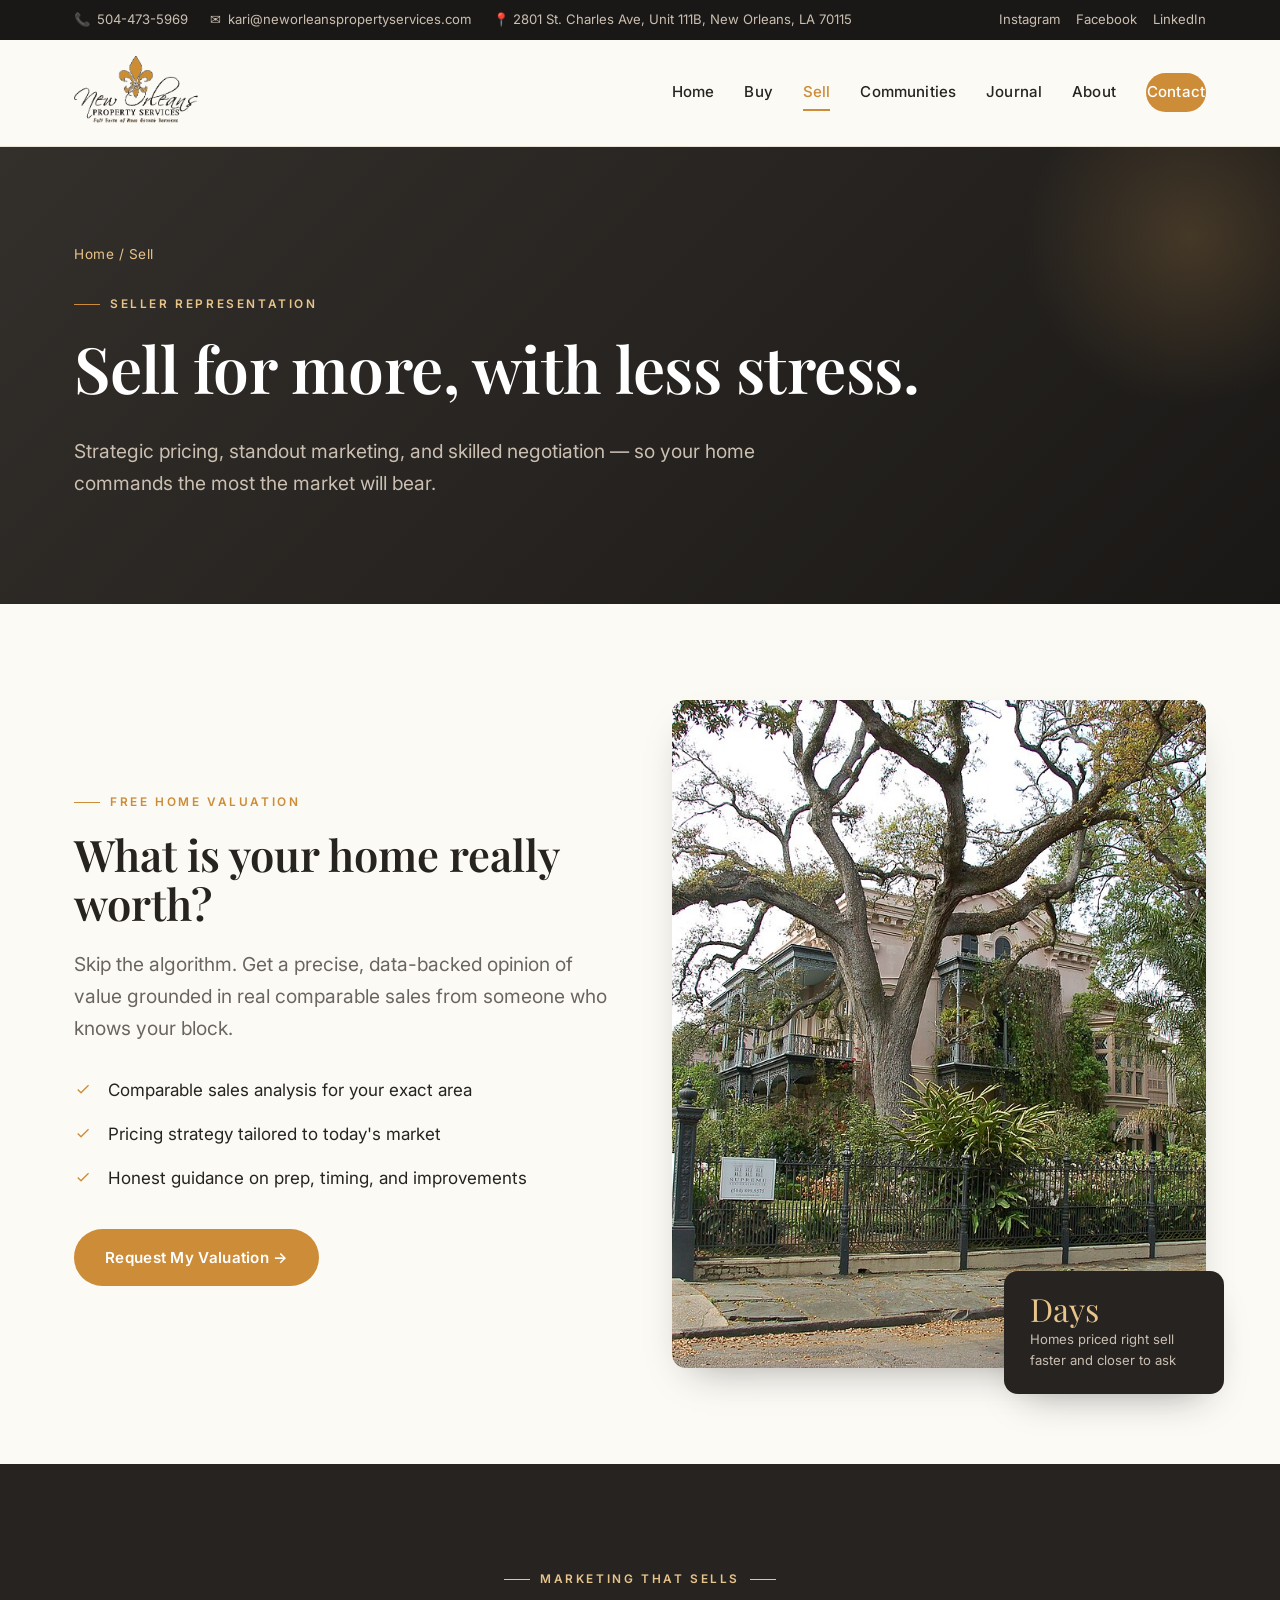
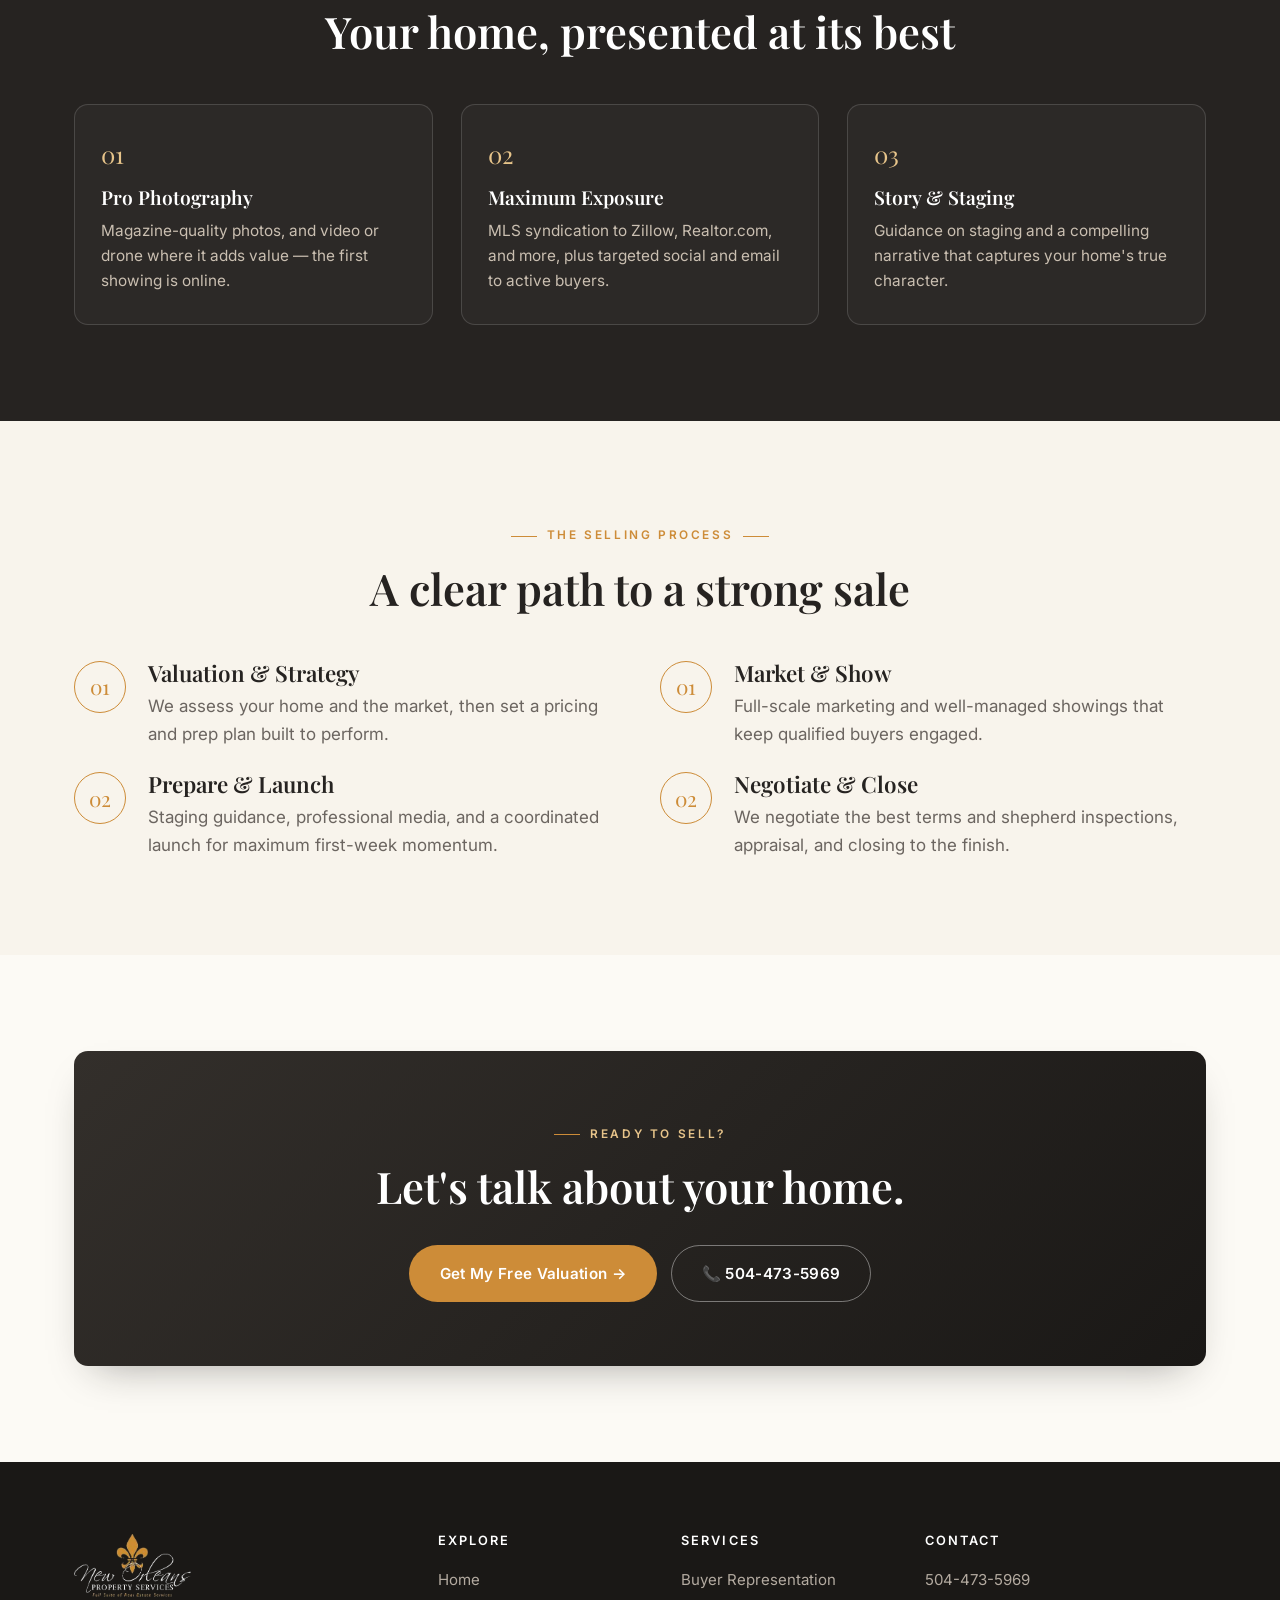
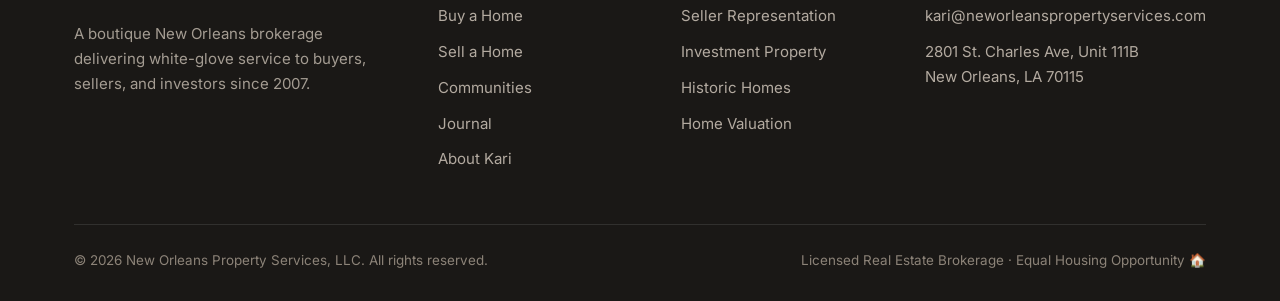
<file: sellers.html>
<!DOCTYPE html>
<html lang="en">
<head>
<meta charset="UTF-8">
<meta name="viewport" content="width=device-width, initial-scale=1">
<title>Sell a Home | New Orleans Property Services</title>
<meta name="description" content="Sell your New Orleans home for the most the market will bear. Strategic pricing, standout marketing, and skilled negotiation from boutique broker Kari Ayala.">
<link rel="preconnect" href="https://fonts.googleapis.com">
<link rel="preconnect" href="https://fonts.gstatic.com" crossorigin>
<link href="https://fonts.googleapis.com/css2?family=Playfair+Display:wght@500;600;700&family=Inter:wght@400;500;600;700&display=swap" rel="stylesheet">
<link rel="icon" href="assets/logo.png">
<link rel="stylesheet" href="css/styles.css?v=4">
</head>
<body>

<div class="topbar"><div class="container"><div class="topbar__left"><span>📞 <a href="tel:5044735969">504-473-5969</a></span><span>✉ <a href="mailto:kari@neworleanspropertyservices.com">kari@neworleanspropertyservices.com</a></span><span>📍 2801 St. Charles Ave, Unit 111B, New Orleans, LA 70115</span></div><div class="topbar__social"><a href="https://www.instagram.com/nolakari1/" target="_blank" rel="noopener">Instagram</a><a href="https://www.facebook.com/neworleanspropertyservices" target="_blank" rel="noopener">Facebook</a><a href="https://www.linkedin.com/in/kari-ayala-2705446/" target="_blank" rel="noopener">LinkedIn</a></div></div></div>

<header class="site-header"><div class="container">
  <a class="brand" href="index.html"><img class="brand__logo" src="assets/logo-dark.png" alt="New Orleans Property Services"></a>
  <nav class="nav" id="nav"><a href="index.html">Home</a><a href="buyers.html">Buy</a><a href="sellers.html" class="active">Sell</a><a href="communities.html">Communities</a><a href="blog.html">Journal</a><a href="about.html">About</a><a href="contact.html" class="btn btn--gold" style="color:#fff">Contact</a></nav>
  <button class="nav-toggle" aria-label="Menu"><span></span><span></span><span></span></button>
</div></header>

<section class="page-hero"><div class="container">
  <div class="crumbs"><a href="index.html">Home</a> / Sell</div>
  <p class="eyebrow" style="color:var(--brass-soft)">Seller Representation</p>
  <h1>Sell for more, with less stress.</h1>
  <p class="lead">Strategic pricing, standout marketing, and skilled negotiation — so your home commands the most the market will bear.</p>
</div></section>

<!-- Valuation callout -->
<section class="section"><div class="container">
  <div class="split">
    <div class="reveal">
      <p class="eyebrow">Free Home Valuation</p>
      <h2>What is your home really worth?</h2>
      <p class="lead">Skip the algorithm. Get a precise, data-backed opinion of value grounded in real comparable sales from someone who knows your block.</p>
      <ul class="check">
        <li>Comparable sales analysis for your exact area</li>
        <li>Pricing strategy tailored to today's market</li>
        <li>Honest guidance on prep, timing, and improvements</li>
      </ul>
      <div style="margin-top:28px"><a href="contact.html" class="btn btn--gold">Request My Valuation →</a></div>
    </div>
    <div class="split__media reveal">
      <img src="assets/nola/gd-2008.jpg">
      <div class="split__badge"><div class="num">Days</div><div class="lbl">Homes priced right sell faster and closer to ask</div></div>
    </div>
  </div>
</div></section>

<!-- Marketing -->
<section class="section tone-dark"><div class="container">
  <div class="center reveal"><p class="eyebrow">Marketing That Sells</p><h2>Your home, presented at its best</h2></div>
  <div class="grid grid--3 reveal" style="margin-top:48px">
    <div class="value"><div class="num">01</div><h3>Pro Photography</h3><p>Magazine-quality photos, and video or drone where it adds value — the first showing is online.</p></div>
    <div class="value"><div class="num">02</div><h3>Maximum Exposure</h3><p>MLS syndication to Zillow, Realtor.com, and more, plus targeted social and email to active buyers.</p></div>
    <div class="value"><div class="num">03</div><h3>Story &amp; Staging</h3><p>Guidance on staging and a compelling narrative that captures your home's true character.</p></div>
  </div>
</div></section>

<!-- Process -->
<section class="section tone-cream"><div class="container">
  <div class="center reveal"><p class="eyebrow">The Selling Process</p><h2>A clear path to a strong sale</h2></div>
  <div class="grid grid--2 reveal" style="margin-top:48px;gap:40px">
    <div class="steps">
      <div class="step"><div class="step__no"></div><div><h3>Valuation &amp; Strategy</h3><p>We assess your home and the market, then set a pricing and prep plan built to perform.</p></div></div>
      <div class="step"><div class="step__no"></div><div><h3>Prepare &amp; Launch</h3><p>Staging guidance, professional media, and a coordinated launch for maximum first-week momentum.</p></div></div>
    </div>
    <div class="steps">
      <div class="step"><div class="step__no"></div><div><h3>Market &amp; Show</h3><p>Full-scale marketing and well-managed showings that keep qualified buyers engaged.</p></div></div>
      <div class="step"><div class="step__no"></div><div><h3>Negotiate &amp; Close</h3><p>We negotiate the best terms and shepherd inspections, appraisal, and closing to the finish.</p></div></div>
    </div>
  </div>
</div></section>

<section class="section"><div class="container"><div class="cta-band reveal">
  <p class="eyebrow" style="justify-content:center;color:var(--brass-soft)">Ready to Sell?</p>
  <h2>Let's talk about your home.</h2>
  <div style="display:flex;gap:14px;justify-content:center;flex-wrap:wrap;margin-top:24px"><a href="contact.html" class="btn btn--gold">Get My Free Valuation →</a><a href="tel:5044735969" class="btn btn--outline">📞 504-473-5969</a></div>
</div></div></section>

<footer class="site-footer"><div class="container">
  <div class="footer-grid">
    <div class="footer-brand"><a class="brand" href="index.html"><img class="brand__logo brand__logo--footer" src="assets/logo.png" alt="New Orleans Property Services"></a><p>A boutique New Orleans brokerage delivering white-glove service to buyers, sellers, and investors since 2007.</p></div>
    <div><h4>Explore</h4><ul class="footer-links"><li><a href="index.html">Home</a></li><li><a href="buyers.html">Buy a Home</a></li><li><a href="sellers.html">Sell a Home</a></li><li><a href="communities.html">Communities</a></li><li><a href="blog.html">Journal</a></li><li><a href="about.html">About Kari</a></li></ul></div>
    <div><h4>Services</h4><ul class="footer-links"><li><a href="buyers.html">Buyer Representation</a></li><li><a href="sellers.html">Seller Representation</a></li><li><a href="buyers.html">Investment Property</a></li><li><a href="communities.html">Historic Homes</a></li><li><a href="sellers.html">Home Valuation</a></li></ul></div>
    <div><h4>Contact</h4><ul class="footer-links"><li><a href="tel:5044735969">504-473-5969</a></li><li><a href="mailto:kari@neworleanspropertyservices.com">kari@neworleanspropertyservices.com</a></li><li>2801 St. Charles Ave, Unit 111B<br>New Orleans, LA 70115</li></ul></div>
  </div>
  <div class="footer-bottom"><span>© <span data-year>2026</span> New Orleans Property Services, LLC. All rights reserved.</span><span>Licensed Real Estate Brokerage · Equal Housing Opportunity 🏠</span></div>
</div></footer>
<script src="js/main.js"></script>
</body>
</html>
</file>
<file: css/styles.css>
/* =========================================================
   New Orleans Property Services — Design Preview
   Palette: deep navy ink, warm brass, cream paper
   Type:    Playfair Display (headings) + Inter (body)
   ========================================================= */

:root{
  --ink:#262321;
  --ink-2:#332f2b;
  --ink-3:#1a1816;
  --brass:#cd8c38;
  --brass-2:#dda253;
  --brass-soft:#e7c48a;
  --cream:#f8f4ec;
  --paper:#fcfaf5;
  --paper-2:#f4efe4;
  --muted:#6b6560;
  --line:#e8e1d4;
  --white:#ffffff;
  --shadow:0 18px 40px -20px rgba(26,24,22,.4);
  --shadow-sm:0 10px 24px -16px rgba(26,24,22,.45);
  --radius:14px;
  --radius-sm:8px;
  --maxw:1180px;
  --serif:"Playfair Display",Georgia,"Times New Roman",serif;
  --sans:"Inter",-apple-system,BlinkMacSystemFont,"Segoe UI",Roboto,Helvetica,Arial,sans-serif;
}

*{box-sizing:border-box}
html{scroll-behavior:smooth}
body{
  margin:0;
  font-family:var(--sans);
  color:var(--ink);
  background:var(--paper);
  line-height:1.65;
  -webkit-font-smoothing:antialiased;
  font-size:17px;
}
img{max-width:100%;display:block}
a{color:inherit;text-decoration:none}

h1,h2,h3,h4{font-family:var(--serif);font-weight:600;line-height:1.12;color:var(--ink);margin:0 0 .5em}
h1{font-size:clamp(2.4rem,5vw,4rem);letter-spacing:-.5px}
h2{font-size:clamp(1.9rem,3.4vw,2.9rem)}
h3{font-size:1.4rem}
p{margin:0 0 1.1em}

.container{max-width:var(--maxw);margin:0 auto;padding:0 24px}
.section{padding:96px 0}
.section--tight{padding:64px 0}
.center{text-align:center}
.lead{font-size:1.2rem;color:var(--muted);max-width:60ch}
.center .lead{margin-left:auto;margin-right:auto}

.eyebrow{
  font-family:var(--sans);
  text-transform:uppercase;
  letter-spacing:.22em;
  font-size:.74rem;
  font-weight:600;
  color:var(--brass);
  margin:0 0 18px;
  display:inline-flex;
  align-items:center;
  gap:10px;
}
.eyebrow::before{content:"";width:26px;height:1px;background:var(--brass);display:inline-block}
.center .eyebrow::after{content:"";width:26px;height:1px;background:var(--brass);display:inline-block}

/* ---------- Buttons ---------- */
.btn{
  display:inline-flex;align-items:center;gap:9px;
  font-weight:600;font-size:.95rem;letter-spacing:.02em;
  padding:15px 30px;border-radius:40px;cursor:pointer;
  border:1.5px solid transparent;transition:.25s ease;
  font-family:var(--sans);
}
.btn--gold{background:var(--brass);color:#fff}
.btn--gold:hover{background:var(--ink);transform:translateY(-2px);box-shadow:var(--shadow-sm)}
.btn--outline{border-color:rgba(255,255,255,.4);color:#fff}
.btn--outline:hover{background:#fff;color:var(--ink);border-color:#fff}
.btn--dark{background:var(--ink);color:#fff}
.btn--dark:hover{background:var(--brass);transform:translateY(-2px)}
.btn--ghost{border-color:var(--ink);color:var(--ink)}
.btn--ghost:hover{background:var(--ink);color:#fff}

/* ---------- Header ---------- */
.topbar{background:var(--ink-3);color:#cabfb1;font-size:.82rem}
.topbar .container{display:flex;justify-content:space-between;align-items:center;padding-top:9px;padding-bottom:9px;flex-wrap:wrap;gap:6px}
.topbar a{color:#cabfb1;transition:.2s}
.topbar a:hover{color:var(--brass-soft)}
.topbar__left span{margin-right:22px;display:inline-flex;align-items:center;gap:7px}
.topbar__social a{margin-left:16px}

.site-header{
  position:sticky;top:0;z-index:50;
  background:rgba(252,250,245,.88);
  backdrop-filter:blur(12px);
  border-bottom:1px solid var(--line);
}
.site-header .container{display:flex;align-items:center;justify-content:space-between;padding-top:16px;padding-bottom:16px}
.brand{display:flex;align-items:center;gap:14px}
.brand__logo{height:74px;width:auto;display:block}
.brand__logo--footer{height:70px}

.nav{display:flex;align-items:center;gap:30px}
.nav a{font-size:.94rem;font-weight:500;color:var(--ink);position:relative;padding:6px 0;letter-spacing:.01em}
.nav a::after{content:"";position:absolute;left:0;bottom:0;width:0;height:2px;background:var(--brass);transition:width .25s}
.nav a:hover::after,.nav a.active::after{width:100%}
.nav a:hover{color:var(--brass)}
.nav a.active{color:var(--brass)}
.nav a.btn.btn--gold::after{display:none}
.nav a.btn.btn--gold:hover{color:#fff}

.nav-toggle{display:none;background:none;border:0;cursor:pointer;padding:8px;flex-direction:column;gap:5px}
.nav-toggle span{width:24px;height:2px;background:var(--ink);display:block;transition:.25s}

/* ---------- Hero (light / airy) ---------- */
.hero{position:relative;overflow:hidden;background:
  radial-gradient(1100px 520px at 88% -8%,rgba(205,140,56,.10),transparent 60%),
  var(--paper)}
.hero__grid{display:grid;grid-template-columns:1.05fr .95fr;gap:56px;align-items:center;padding:84px 24px 88px}
.hero h1{color:var(--ink);max-width:16ch}
.hero .lead{color:var(--muted);max-width:50ch}
.hero__actions{display:flex;gap:14px;flex-wrap:wrap;margin-top:32px}
.hero__stats{display:flex;gap:40px;flex-wrap:wrap;margin-top:52px;padding-top:30px;border-top:1px solid var(--line)}
.stat__num{font-family:var(--serif);font-size:2.3rem;color:var(--brass);line-height:1}
.stat__label{font-size:.8rem;letter-spacing:.08em;text-transform:uppercase;color:var(--muted);margin-top:8px}
.hero__media{position:relative}
.hero__media img{width:100%;aspect-ratio:4/5;object-fit:cover;border-radius:18px;box-shadow:var(--shadow);background:linear-gradient(135deg,#332f2b,#1a1816)}
.hero__media-badge{position:absolute;left:-18px;bottom:28px;background:#fff;border:1px solid var(--line);border-radius:14px;padding:16px 20px;box-shadow:var(--shadow);display:flex;align-items:center;gap:12px}
.hero__media-badge .fleur{color:var(--brass);font-size:1.7rem;line-height:1}
.hero__media-badge b{font-family:var(--serif);font-size:1.05rem;display:block}
.hero__media-badge span{font-size:.8rem;color:var(--muted)}

/* ---------- Search bar ---------- */
.searchbar{background:#fff;border-radius:var(--radius);box-shadow:var(--shadow);
  margin:-46px auto 0;position:relative;z-index:5;max-width:960px;
  display:grid;grid-template-columns:1.4fr 1fr 1fr auto;gap:0;overflow:hidden;border:1px solid var(--line)}
.searchbar .field{padding:18px 22px;border-right:1px solid var(--line)}
.searchbar label{display:block;font-size:.68rem;text-transform:uppercase;letter-spacing:.14em;color:var(--brass);font-weight:700;margin-bottom:6px}
.searchbar select,.searchbar input{border:0;font-size:1rem;font-family:var(--sans);color:var(--ink);width:100%;background:transparent;outline:none}
.searchbar .btn{border-radius:0;margin:0;height:100%;padding:0 34px}

/* ---------- Cards / grids ---------- */
.grid{display:grid;gap:28px}
.grid--3{grid-template-columns:repeat(3,1fr)}
.grid--2{grid-template-columns:repeat(2,1fr)}
.grid--4{grid-template-columns:repeat(4,1fr)}

.card{background:#fff;border:1px solid var(--line);border-radius:var(--radius);overflow:hidden;
  transition:.28s ease;box-shadow:0 2px 0 rgba(26,24,22,.02)}
.card:hover{transform:translateY(-6px);box-shadow:var(--shadow)}

/* Property card */
.property__media{position:relative;aspect-ratio:4/3;background:linear-gradient(135deg,#332f2b,#1a1816);background-size:cover;background-position:center}
.property__tag{position:absolute;top:14px;left:14px;background:var(--brass);color:#fff;font-size:.72rem;font-weight:600;letter-spacing:.05em;text-transform:uppercase;padding:6px 12px;border-radius:30px}
.property__price{position:absolute;bottom:14px;left:14px;background:rgba(26,24,22,.86);color:#fff;font-family:var(--serif);font-size:1.25rem;padding:6px 14px;border-radius:8px}
.property__body{padding:20px 22px 24px}
.property__addr{font-family:var(--serif);font-size:1.2rem;margin-bottom:4px}
.property__hood{color:var(--brass);font-size:.86rem;font-weight:600;letter-spacing:.03em;text-transform:uppercase}
.property__meta{display:flex;gap:20px;margin-top:16px;padding-top:16px;border-top:1px solid var(--line);color:var(--muted);font-size:.9rem}
.property__meta b{color:var(--ink);font-weight:600}

/* Service card */
.service{padding:34px 30px;background:#fff;border:1px solid var(--line);border-radius:var(--radius);transition:.28s}
.service:hover{transform:translateY(-6px);box-shadow:var(--shadow);border-color:var(--brass-soft)}
.service__icon{width:54px;height:54px;border-radius:12px;display:grid;place-items:center;background:var(--paper-2);color:var(--brass);margin-bottom:20px}
.service__icon svg{width:26px;height:26px}
.service h3{margin-bottom:10px}
.service p{color:var(--muted);font-size:.98rem;margin:0}

/* Feature / value cards on dark */
.value{padding:30px 26px;border:1px solid rgba(255,255,255,.14);border-radius:var(--radius);background:rgba(255,255,255,.03)}
.value .num{font-family:var(--serif);color:var(--brass-soft);font-size:1.5rem;margin-bottom:12px}
.value h3{color:#fff;font-size:1.2rem}
.value p{color:#cabfb1;font-size:.96rem;margin:0}

/* ---------- About split ---------- */
.split{display:grid;grid-template-columns:1fr 1fr;gap:64px;align-items:center}
.split__media{position:relative}
.split__media img{border-radius:var(--radius);box-shadow:var(--shadow);width:100%;object-fit:cover;aspect-ratio:4/5;background:linear-gradient(135deg,#332f2b,#1a1816)}
.split__media img[src*="kari"]{object-position:center 22%}
.split__badge{position:absolute;bottom:-26px;right:-18px;background:var(--ink);color:#fff;padding:22px 26px;border-radius:var(--radius);box-shadow:var(--shadow);max-width:220px}
.split__badge .num{font-family:var(--serif);color:var(--brass-soft);font-size:2rem;line-height:1}
.split__badge .lbl{font-size:.82rem;color:#cabfb1;margin-top:4px}

.check{list-style:none;padding:0;margin:24px 0 0}
.check li{position:relative;padding:8px 0 8px 34px;color:var(--ink)}
.check li::before{content:"";position:absolute;left:0;top:12px;width:18px;height:18px;border-radius:50%;
  background:var(--brass);
  -webkit-mask:url("data:image/svg+xml,%3Csvg xmlns='http://www.w3.org/2000/svg' viewBox='0 0 24 24'%3E%3Cpath fill='white' d='M9 16.2 4.8 12l-1.4 1.4L9 19 21 7l-1.4-1.4z'/%3E%3C/svg%3E") center/16px no-repeat;
  mask:url("data:image/svg+xml,%3Csvg xmlns='http://www.w3.org/2000/svg' viewBox='0 0 24 24'%3E%3Cpath fill='white' d='M9 16.2 4.8 12l-1.4 1.4L9 19 21 7l-1.4-1.4z'/%3E%3C/svg%3E") center/16px no-repeat}

/* ---------- Sections tone ---------- */
.tone-cream{background:var(--cream)}
.tone-paper2{background:var(--paper-2)}
.tone-dark{background:var(--ink);color:#fff}
.tone-dark h2,.tone-dark h3{color:#fff}
.tone-dark .lead{color:#cabfb1}
.tone-dark .eyebrow{color:var(--brass-soft)}
.tone-dark .eyebrow::before,.tone-dark .eyebrow::after{background:var(--brass-soft)}

/* ---------- Steps ---------- */
.steps{counter-reset:step;display:grid;gap:24px}
.step{display:grid;grid-template-columns:auto 1fr;gap:22px;align-items:start}
.step__no{counter-increment:step;width:52px;height:52px;flex:none;border-radius:50%;border:1.5px solid var(--brass);color:var(--brass);display:grid;place-items:center;font-family:var(--serif);font-size:1.3rem}
.step__no::before{content:"0" counter(step)}
.step h3{margin-bottom:6px}
.step p{color:var(--muted);margin:0}

/* ---------- Testimonials ---------- */
.quote{background:#fff;border:1px solid var(--line);border-radius:var(--radius);padding:34px 32px;box-shadow:var(--shadow-sm)}
.quote__stars{color:var(--brass);letter-spacing:3px;margin-bottom:14px}
.quote p{font-family:var(--serif);font-size:1.18rem;font-style:italic;color:var(--ink);line-height:1.5}
.quote__by{display:flex;align-items:center;gap:12px;margin-top:20px}
.quote__avatar{width:44px;height:44px;border-radius:50%;background:linear-gradient(135deg,var(--brass),var(--ink));color:#fff;display:grid;place-items:center;font-weight:600}
.quote__name{font-weight:600;font-size:.95rem}
.quote__loc{color:var(--muted);font-size:.84rem}

/* ---------- CTA band ---------- */
.cta-band{background:linear-gradient(135deg,var(--ink-2),var(--ink-3));color:#fff;border-radius:var(--radius);padding:64px 56px;text-align:center;box-shadow:var(--shadow)}
.cta-band h2{color:#fff}
.cta-band .btn{margin-top:10px}

/* ---------- Neighborhood tiles ---------- */
.hood{position:relative;border-radius:var(--radius);overflow:hidden;aspect-ratio:3/4;display:flex;align-items:flex-end;color:#fff;background:linear-gradient(135deg,#332f2b,#1a1816);background-size:cover;background-position:center}
.hood::after{content:"";position:absolute;inset:0;background:linear-gradient(180deg,transparent 35%,rgba(26,24,22,.85))}
.hood__label{position:relative;z-index:2;padding:24px}
.hood__label h3{color:#fff;margin:0 0 4px}
.hood__label span{font-size:.85rem;color:#d8b783}

/* ---------- Contact ---------- */
.contact-grid{display:grid;grid-template-columns:1fr 1.1fr;gap:56px;align-items:start}
.info-row{display:flex;gap:16px;align-items:flex-start;padding:20px 0;border-bottom:1px solid var(--line)}
.info-row:last-child{border-bottom:0}
.info-row .ic{width:44px;height:44px;flex:none;border-radius:10px;background:var(--paper-2);color:var(--brass);display:grid;place-items:center}
.info-row .ic svg{width:22px;height:22px}
.info-row h4{margin:0 0 3px;font-family:var(--sans);font-size:.78rem;text-transform:uppercase;letter-spacing:.12em;color:var(--muted)}
.info-row p,.info-row a{margin:0;font-size:1.08rem;font-family:var(--serif)}

form{display:grid;gap:18px}
.form-row{display:grid;grid-template-columns:1fr 1fr;gap:18px}
label.fl{font-size:.82rem;font-weight:600;color:var(--ink);margin-bottom:6px;display:block}
input,select,textarea{font-family:var(--sans);font-size:1rem;padding:14px 16px;border:1px solid var(--line);border-radius:var(--radius-sm);background:#fff;color:var(--ink);width:100%;outline:none;transition:.2s}
input:focus,select:focus,textarea:focus{border-color:var(--brass);box-shadow:0 0 0 3px rgba(176,134,74,.15)}
textarea{resize:vertical;min-height:130px}
.form-note{font-size:.85rem;color:var(--muted)}

/* ---------- Page hero (interior) ---------- */
.page-hero{background:linear-gradient(135deg,var(--ink-2),var(--ink-3));color:#fff;padding:96px 0 84px;position:relative;overflow:hidden}
.page-hero::after{content:"";position:absolute;right:-80px;top:-80px;width:340px;height:340px;border-radius:50%;background:radial-gradient(circle,rgba(176,134,74,.25),transparent 70%)}
.page-hero h1{color:#fff}
.page-hero .lead{color:#cabfb1}
.crumbs{font-size:.85rem;color:var(--brass-soft);margin-bottom:20px;letter-spacing:.04em}
.crumbs a:hover{color:#fff}

/* ---------- Footer ---------- */
.site-footer{background:var(--ink-3);color:#b3aaa0;padding:72px 0 30px;font-size:.94rem}
.footer-grid{display:grid;grid-template-columns:1.6fr 1fr 1fr 1.3fr;gap:44px}
.site-footer h4{color:#fff;font-family:var(--sans);font-size:.8rem;text-transform:uppercase;letter-spacing:.16em;margin-bottom:20px}
.site-footer a{color:#b3aaa0;transition:.2s}
.site-footer a:hover{color:var(--brass-soft)}
.footer-links{list-style:none;padding:0;margin:0;display:grid;gap:11px}
.footer-brand p{margin-top:18px;max-width:34ch;color:#a49c92}
.footer-social{display:flex;gap:12px;margin-top:20px}
.footer-social a{width:38px;height:38px;border:1px solid rgba(255,255,255,.16);border-radius:9px;display:grid;place-items:center}
.footer-social a:hover{background:var(--brass);border-color:var(--brass);color:#fff}
.footer-social svg{width:18px;height:18px}
.footer-bottom{border-top:1px solid rgba(255,255,255,.1);margin-top:52px;padding-top:24px;display:flex;justify-content:space-between;flex-wrap:wrap;gap:12px;font-size:.84rem;color:#8c8378}

/* ---------- Market stats band ---------- */
.mstat{background:#fff;border:1px solid var(--line);border-radius:var(--radius);padding:28px 24px;text-align:center;transition:.28s}
.mstat:hover{transform:translateY(-5px);box-shadow:var(--shadow)}
.mstat .n{font-family:var(--serif);font-size:2.2rem;color:var(--ink);line-height:1}
.mstat .l{color:var(--muted);font-size:.86rem;margin-top:8px}
.mstat .d{display:inline-block;margin-top:12px;font-size:.78rem;font-weight:600;color:var(--brass);background:var(--paper-2);padding:3px 10px;border-radius:20px}
.mstat .d.up::before{content:"▲ ";font-size:.7em}
.mstat .d.dn::before{content:"▼ ";font-size:.7em}

/* ---------- Instagram strip ---------- */
.ig-grid{display:grid;grid-template-columns:repeat(6,1fr);gap:14px}
.ig-tile{position:relative;aspect-ratio:1/1;border-radius:12px;overflow:hidden;background-size:cover;background-position:center;background-color:var(--paper-2);display:block}
.ig-tile::after{content:"";position:absolute;inset:0;background:rgba(26,24,22,0);transition:.28s}
.ig-tile::before{content:"";position:absolute;z-index:2;top:50%;left:50%;width:26px;height:26px;transform:translate(-50%,-50%) scale(.6);opacity:0;transition:.28s;
  background:#fff;-webkit-mask:url("data:image/svg+xml,%3Csvg xmlns='http://www.w3.org/2000/svg' viewBox='0 0 24 24'%3E%3Crect x='3' y='3' width='18' height='18' rx='5' fill='none' stroke='black' stroke-width='2'/%3E%3Ccircle cx='12' cy='12' r='4' fill='none' stroke='black' stroke-width='2'/%3E%3Ccircle cx='17.5' cy='6.5' r='1.5' fill='black'/%3E%3C/svg%3E") center/contain no-repeat;
  mask:url("data:image/svg+xml,%3Csvg xmlns='http://www.w3.org/2000/svg' viewBox='0 0 24 24'%3E%3Crect x='3' y='3' width='18' height='18' rx='5' fill='none' stroke='black' stroke-width='2'/%3E%3Ccircle cx='12' cy='12' r='4' fill='none' stroke='black' stroke-width='2'/%3E%3Ccircle cx='17.5' cy='6.5' r='1.5' fill='black'/%3E%3C/svg%3E") center/contain no-repeat}
.ig-tile:hover::after{background:rgba(26,24,22,.45)}
.ig-tile:hover::before{opacity:1;transform:translate(-50%,-50%) scale(1)}

/* ---------- Blog / Journal cards ---------- */
.post__media{aspect-ratio:16/10;background-size:cover;background-position:center;background-color:var(--paper-2)}
.post__body{padding:24px 24px 26px}
.post__cat{color:var(--brass);font-size:.74rem;font-weight:700;letter-spacing:.12em;text-transform:uppercase}
.post__title{font-family:var(--serif);font-size:1.32rem;margin:10px 0 8px;line-height:1.25}
.post a.post__title:hover{color:var(--brass)}
.post__excerpt{color:var(--muted);font-size:.96rem;margin:0}
.post__meta{margin-top:16px;padding-top:14px;border-top:1px solid var(--line);color:var(--muted);font-size:.84rem;display:flex;justify-content:space-between}
.post__read{color:var(--brass);font-weight:600}

/* ---------- Community pills ---------- */
.pills{list-style:none;padding:0;margin:22px 0 0;display:flex;flex-wrap:wrap;gap:10px}
.pills li{background:#fff;border:1px solid var(--line);border-radius:30px;padding:9px 18px;font-size:.9rem;font-weight:500}
.pills li b{color:var(--brass)}

/* ---------- Reveal on scroll ---------- */
.reveal{opacity:0;transform:translateY(24px);transition:opacity .7s ease,transform .7s ease}
.reveal.in{opacity:1;transform:none}

/* ---------- Responsive ---------- */
@media(max-width:960px){
  .grid--3,.grid--4{grid-template-columns:repeat(2,1fr)}
  .ig-grid{grid-template-columns:repeat(3,1fr)}
  .hero__grid{grid-template-columns:1fr;gap:36px;padding:56px 24px 64px}
  .hero__media{max-width:440px}
  .hero h1,.hero .lead{max-width:none}
  .split{grid-template-columns:1fr;gap:40px}
  .split__badge{right:20px}
  .contact-grid{grid-template-columns:1fr;gap:36px}
  .footer-grid{grid-template-columns:1fr 1fr;gap:32px}
  .searchbar{grid-template-columns:1fr 1fr;max-width:560px}
  .searchbar .field:nth-child(2){border-right:0}
  .searchbar .btn{grid-column:1/-1;padding:16px}
}
@media(max-width:680px){
  .section{padding:64px 0}
  /* backdrop-filter would trap the fixed drawer inside the header's box — drop it on mobile */
  .site-header{background:var(--paper);backdrop-filter:none;-webkit-backdrop-filter:none}
  .brand__logo{height:60px}
  .site-header .container{padding-top:12px;padding-bottom:12px}
  .nav{position:fixed;inset:0 0 0 auto;height:100vh;height:100dvh;width:min(82vw,320px);background:var(--paper);border-left:1px solid var(--line);flex-direction:column;align-items:flex-start;justify-content:flex-start;padding:88px 32px 32px;gap:20px;overflow-y:auto;transform:translateX(100%);transition:.3s;box-shadow:var(--shadow);z-index:60}
  .nav a{font-size:1.05rem}
  /* box-shadow with huge spread = full-screen dim behind the drawer, no extra markup */
  .nav.open{transform:none;box-shadow:0 0 0 100vmax rgba(26,24,22,.5)}
  .nav-toggle{display:flex;z-index:70}
  .nav-toggle.open span:nth-child(1){transform:translateY(7px) rotate(45deg)}
  .nav-toggle.open span:nth-child(2){opacity:0}
  .nav-toggle.open span:nth-child(3){transform:translateY(-7px) rotate(-45deg)}
  .grid--3,.grid--4,.grid--2{grid-template-columns:1fr}
  .ig-grid{grid-template-columns:repeat(3,1fr);gap:10px}
  .footer-grid{grid-template-columns:1fr}
  .hero__stats{gap:26px}
  .hero__media-badge{left:12px}
  .cta-band{padding:44px 26px}
  .form-row{grid-template-columns:1fr}
  .topbar__left span:nth-child(3){display:none}
}
</file>
